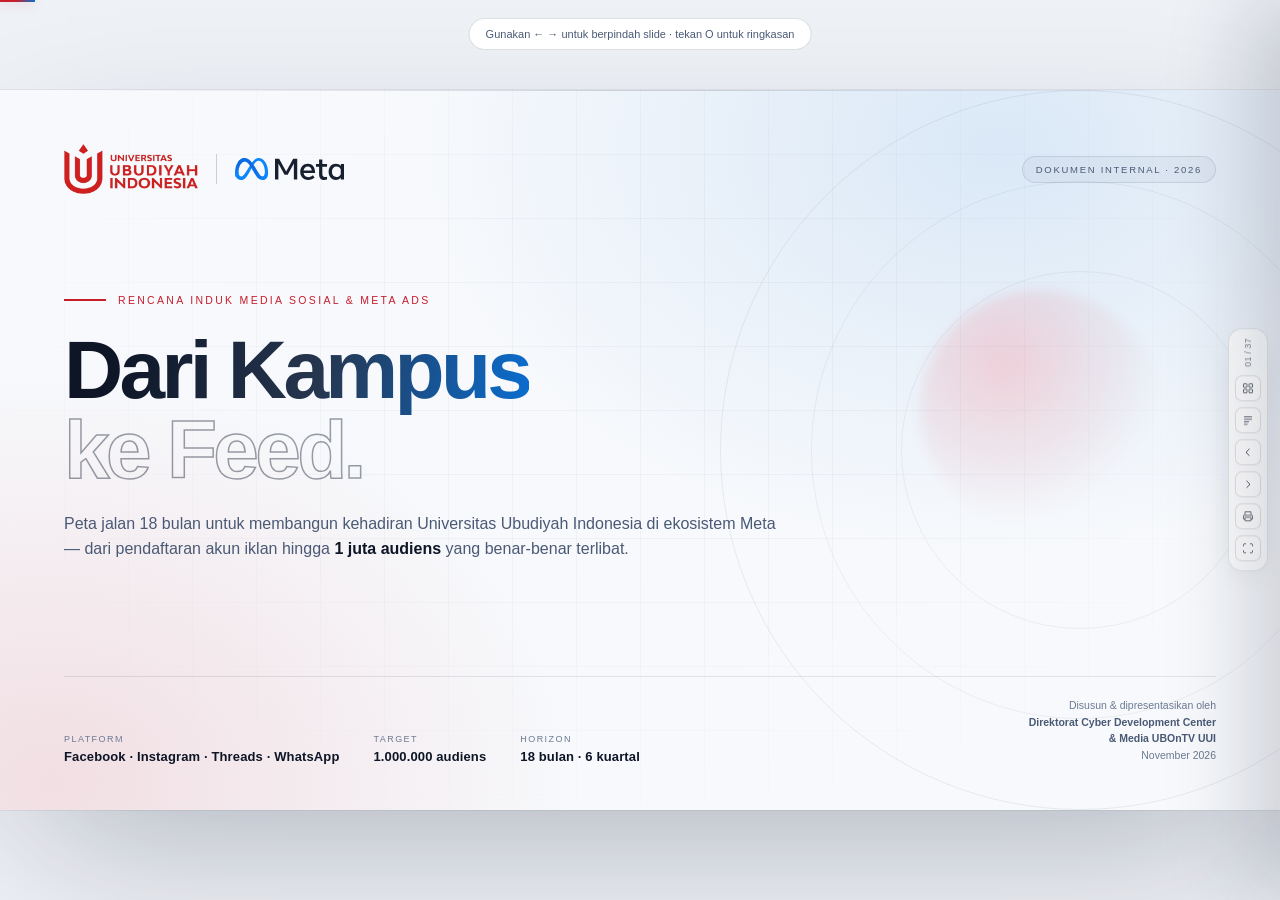
<file: index.html>
<!DOCTYPE html>
<html lang="id">
<head>
<meta charset="UTF-8" />
<meta name="viewport" content="width=device-width, initial-scale=1.0" />
<title>UUI × Meta — Strategi Meta Ads & 1 Juta Followers</title>
<meta name="description" content="Peta jalan 18 bulan media sosial dan Meta Ads Universitas Ubudiyah Indonesia." />
<meta name="author" content="Direktorat Cyber Development Center & Media UBOnTV UUI" />
<link rel="icon" href="assets/uui-logo.png" />
<link rel="stylesheet" href="styles.css" />
</head>
<body>

<div id="stage">

  <!-- ============ 01 · COVER ============ -->
  <section class="slide cover active" data-title="Cover" data-section="Pembuka">
    <div class="rings"></div>
    <div class="orb"></div>
    <div class="inner">
      <div class="top">
        <div class="brandline">
          <img class="uui" src="assets/uui-logo.png" alt="Universitas Ubudiyah Indonesia" />
          <span class="divider-x"></span>
          <img class="meta" src="assets/meta-logo-dark.svg" alt="Meta" />
        </div>
        <div class="badge">Dokumen internal · 2026</div>
      </div>

      <div class="main">
        <div class="kicker"><span class="line"></span> Rencana induk media sosial &amp; Meta Ads</div>
        <h1><span class="grad">Dari Kampus</span><br /><span class="outline">ke Feed.</span></h1>
        <p class="sub">Peta jalan 18 bulan untuk membangun kehadiran Universitas Ubudiyah Indonesia
          di ekosistem Meta — dari pendaftaran akun iklan hingga <strong style="color:var(--text);font-weight:600">1 juta audiens</strong>
          yang benar-benar terlibat.</p>
      </div>

      <div class="bottom">
        <div class="meta-info">
          <div class="ci"><span class="k">Platform</span><span class="v">Facebook · Instagram · Threads · WhatsApp</span></div>
          <div class="ci"><span class="k">Target</span><span class="v">1.000.000 audiens</span></div>
          <div class="ci"><span class="k">Horizon</span><span class="v">18 bulan · 6 kuartal</span></div>
        </div>
        <div class="prepared">
          Disusun &amp; dipresentasikan oleh<br />
          <strong>Direktorat Cyber Development Center<br />&amp; Media UBOnTV UUI</strong><br />
          November 2026
        </div>
      </div>
    </div>
  </section>

  <!-- ============ 02 · AGENDA ============ -->
  <section class="slide" data-title="Agenda" data-section="Pembuka">
    <div class="eyebrow">Agenda</div>
    <h2 class="title">Lima bab, satu arah:<br /><span class="accent">dari nol menjadi mesin distribusi.</span></h2>
    <div class="content">
      <div class="split" style="gap:56px">
        <div class="nlist" style="gap:12px">
          <div class="row"><div class="idx">01</div><div class="txt"><strong>Fondasi &amp; ekosistem Meta</strong><span>Empat platform, satu portofolio bisnis, dan arsitektur aset yang tidak berantakan.</span></div></div>
          <div class="row"><div class="idx">02</div><div class="txt"><strong>Mendaftar Meta Ads</strong><span>Sepuluh langkah: dari Business Portfolio dan verifikasi bisnis sampai kampanye pertama tayang.</span></div></div>
          <div class="row"><div class="idx">03</div><div class="txt"><strong>Konten &amp; engagement</strong><span>Pilar konten, ritme posting, anatomi Reels, dan playbook komunitas.</span></div></div>
          <div class="row"><div class="idx">04</div><div class="txt"><strong>Menuju 1 juta followers</strong><span>Matematika target, alokasi per platform, kurva pertumbuhan, dan anggaran.</span></div></div>
          <div class="row"><div class="idx">05</div><div class="txt"><strong>Eksekusi &amp; tata kelola</strong><span>Tim, KPI, ritme kerja, risiko, dan lima keputusan yang diminta hari ini.</span></div></div>
        </div>
        <div>
          <div class="card" style="padding:26px">
            <h4>Hasil yang diharapkan</h4>
            <p style="font-size:13px;margin-top:12px">Satu rencana yang bisa langsung dieksekusi Senin depan: akun terverifikasi, mesin konten berjalan, iklan terukur, dan jalur jelas menuju pertumbuhan yang terukur — dengan 1 juta sebagai horizon stretch.</p>
            <div class="hr" style="margin:18px 0"></div>
            <div class="grid grid-2" style="gap:14px">
              <div><div style="font-size:26px;font-weight:700;letter-spacing:-.03em">10</div><div class="tiny">langkah pendaftaran</div></div>
              <div><div style="font-size:26px;font-weight:700;letter-spacing:-.03em">120</div><div class="tiny">konten / bulan</div></div>
              <div><div style="font-size:26px;font-weight:700;letter-spacing:-.03em">4</div><div class="tiny">platform terintegrasi</div></div>
              <div><div style="font-size:26px;font-weight:700;letter-spacing:-.03em">18</div><div class="tiny">bulan · dua jalur</div></div>
            </div>
          </div>
          <div class="note-inline mt-14"><span class="ic">!</span><span>Semua angka adalah asumsi kerja berbasis benchmark industri. Ganti dengan data aktual setelah audit 14 hari pertama.</span></div>
        </div>
      </div>
    </div>
    <div class="footer"><span>Universitas Ubudiyah Indonesia × Meta</span><span class="fnum"></span></div>
  </section>

  <!-- ============ 03 · EXEC SUMMARY ============ -->
  <section class="slide" data-title="Ringkasan eksekutif" data-section="Pembuka">
    <div class="eyebrow">Ringkasan eksekutif</div>
    <h2 class="title">Satu juta audiens bukan satu kampanye.<br /><span class="accent">Ini sebuah sistem.</span></h2>
    <div class="content">
      <div class="metrics">
        <div class="metric red"><div class="num">1.000.000</div><div class="lbl">Audiens terafiliasi · stretch<br />dalam 18 bulan</div></div>
        <div class="metric blue"><div class="num">4</div><div class="lbl">Platform Meta<br />satu portofolio</div></div>
        <div class="metric"><div class="num">15<span class="unit">jt</span></div><div class="lbl">Media spend paket agresif<br />per bulan</div></div>
      </div>
      <div class="grid grid-4" style="margin-top:6px">
        <div class="card"><div class="num-badge">70/30</div><h3>Organik dulu, iklan mempercepat</h3><p>70% pertumbuhan dari konten dan komunitas, 30% dari media berbayar. Iklan tidak menyelamatkan konten yang lemah.</p></div>
        <div class="card"><div class="num-badge">4×</div><h3>Satu ide, empat format</h3><p>Reels untuk jangkauan, carousel untuk kedalaman, Threads untuk percakapan, WhatsApp untuk retensi.</p></div>
        <div class="card"><div class="num-badge">120</div><h3>Konten per bulan</h3><p>4 konten/hari lintas platform, 60% video pendek. Volume adalah syarat, bukan pilihan.</p></div>
        <div class="card"><div class="num-badge">14</div><h3>Hari untuk memutuskan</h3><p>Setiap kreatif diuji 14 hari. Yang gagal dimatikan, yang menang digandakan 20% per minggu.</p></div>
      </div>
      <div class="note-inline"><span class="ic">→</span><span><strong style="color:var(--text)">Dua jalur:</strong> paket agresif Rp 15–23 jt/bulan → 4–8 rb follower/bulan. Stretch 1 juta/18 bulan = 55 rb/bulan, atau 36–42 bulan.</span></div>
    </div>
    <div class="footer"><span>Universitas Ubudiyah Indonesia × Meta</span><span class="fnum"></span></div>
  </section>

  <!-- ============ 04 · DIVIDER 01 ============ -->
  <section class="slide divider" data-title="Bab 01 — Fondasi" data-section="01 Fondasi">
    <div class="wrap">
      <div class="bignum">01</div>
      <div>
        <div class="kicker">Fondasi</div>
        <h2>Ekosistem Meta bukan<br />satu aplikasi. Ia <em>satu sistem</em><br />distribusi.</h2>
        <p class="sub">Sebelum membicarakan iklan, kita rapikan rumahnya: aset, akses, data, dan siapa yang bertanggung jawab.</p>
      </div>
    </div>
    <div class="footer"><span>Universitas Ubudiyah Indonesia × Meta</span><span class="fnum"></span></div>
  </section>

  <!-- ============ 05 · PLATFORMS ============ -->
  <section class="slide" data-title="Empat platform" data-section="01 Fondasi">
    <div class="section-tag">Bab 01 · Fondasi</div>
    <div class="eyebrow">Ekosistem</div>
    <h2 class="title">Empat permukaan, <span class="accent-blue">satu suara.</span></h2>
    <p class="lede">Setiap platform punya pekerjaan yang berbeda. Memperlakukan semuanya sama adalah cara tercepat untuk tidak unggul di mana pun.</p>
    <div class="content">
      <div class="grid grid-4">
        <div class="card blue">
          <div class="pf-ic fb"></div>
          <h3 style="margin-top:12px">Facebook Page</h3>
          <p><strong style="color:var(--text)">Kredibilitas &amp; jangkauan 25+.</strong> Pengumuman resmi, live, album kegiatan, grup alumni/orang tua, dan iklan PMB ke orang tua.</p>
          <div class="hr" style="margin:12px 0"></div>
          <div class="tiny">KPI: reach · share · klik</div>
        </div>
        <div class="card red">
          <div class="pf-ic ig"></div>
          <h3 style="margin-top:12px">Instagram</h3>
          <p><strong style="color:var(--text)">Mesin discovery.</strong> Reels adalah etalase utama untuk audiens 16–24; carousel untuk kedalaman; story untuk keseharian.</p>
          <div class="hr" style="margin:12px 0"></div>
          <div class="tiny">KPI: reach · save · follow</div>
        </div>
        <div class="card">
          <div class="pf-ic th"></div>
          <h3 style="margin-top:12px">Threads</h3>
          <p><strong style="color:var(--text)">Percakapan harian.</strong> Tempat opini, behind the scene, dan polling. CPM masih paling murah; belum mesin utama leads.</p>
          <div class="hr" style="margin:12px 0"></div>
          <div class="tiny">KPI: reply · repost · mention</div>
        </div>
        <div class="card">
          <div class="pf-ic wa"></div>
          <h3 style="margin-top:12px">WhatsApp Channel</h3>
          <p><strong style="color:var(--text)">Distribusi langsung.</strong> Pengumuman PMB, reminder beasiswa, dan retensi audiens yang sudah percaya.</p>
          <div class="hr" style="margin:12px 0"></div>
          <div class="tiny">KPI: view · CTR · unsubscribe</div>
        </div>
      </div>
      <div class="note-inline"><span class="ic">✓</span><span><strong style="color:var(--text)">Aturan main:</strong> satu identitas visual, satu nada bicara, empat format berbeda. Jangan copy-paste konten yang sama tanpa menyesuaikan konteks platform.</span></div>
    </div>
    <div class="footer"><span>Universitas Ubudiyah Indonesia × Meta</span><span class="fnum"></span></div>
  </section>

  <!-- ============ 06 · ARCHITECTURE ============ -->
  <section class="slide" data-title="Arsitektur aset" data-section="01 Fondasi">
    <div class="section-tag">Bab 01 · Fondasi</div>
    <div class="eyebrow">Arsitektur</div>
    <h2 class="title">Bangun rumahnya dulu, <span class="accent">baru pasang iklannya.</span></h2>
    <div class="content">
      <div class="split" style="grid-template-columns:1.35fr .65fr;gap:34px">
        <div class="arch">
          <div class="arch-top">
            <span class="arch-label">Business Portfolio</span>
            <strong>Universitas Ubudiyah Indonesia</strong>
            <span class="arch-sub">business.facebook.com · 1 pemilik, banyak aset</span>
          </div>
          <div class="arch-lines"><i></i><i></i><i></i><i></i></div>
          <div class="arch-grid">
            <div class="arch-cell"><span class="ac">Aset</span><b>Facebook Page</b><b>Instagram Profesional</b><b>Threads</b><b>WhatsApp Business</b></div>
            <div class="arch-cell"><span class="ac">Iklan</span><b>Ad Account — Brand</b><b>Ad Account — PMB</b><b>Ad Account — Fakultas</b><b class="dim">+ akun cadangan</b></div>
            <div class="arch-cell"><span class="ac">Data</span><b>Dataset / Pixel</b><b>Conversions API</b><b>Katalog konten</b><b class="dim">+ UTM &amp; GA4</b></div>
            <div class="arch-cell"><span class="ac">Akses</span><b>Admin (2 orang)</b><b>Advertiser</b><b>Analyst</b><b>Finance (read-only)</b></div>
          </div>
          <div class="arch-bottom">Satu portofolio · Banyak akun per tujuan · Akses berbasis peran</div>
        </div>
        <div>
          <div class="nlist" style="gap:10px">
            <div class="row"><div class="idx">1</div><div class="txt"><strong>Jangan lahir di akun pribadi</strong><span>Aset yang dibuat di akun staf akan hilang saat staf itu pindah. Semua harus di portofolio institusi.</span></div></div>
            <div class="row"><div class="idx">2</div><div class="txt"><strong>Pisahkan akun iklan per tujuan</strong><span>Brand, PMB, dan fakultas punya audiens dan anggaran berbeda. Laporan jadi bersih, evaluasi jadi adil.</span></div></div>
            <div class="row"><div class="idx">3</div><div class="txt"><strong>Bagikan akses, bukan password</strong><span>Undang lewat email dengan peran terbatas. Password bersama adalah celah keamanan terbesar.</span></div></div>
          </div>
        </div>
      </div>
    </div>
    <div class="footer"><span>Universitas Ubudiyah Indonesia × Meta</span><span class="fnum"></span></div>
  </section>

  <!-- ============ 07 · DIVIDER 02 ============ -->
  <section class="slide divider" data-title="Bab 02 — Mendaftar Meta Ads" data-section="02 Meta Ads">
    <div class="wrap">
      <div class="bignum">02</div>
      <div>
        <div class="kicker">Pendaftaran</div>
        <h2>Sepuluh langkah.<br />Dari nol sampai <em>tayang.</em></h2>
        <p class="sub">Urutannya penting. Melompat langsung ke “Boost Post” tanpa verifikasi dan pelacakan adalah cara membakar anggaran tanpa data.</p>
      </div>
    </div>
    <div class="footer"><span>Universitas Ubudiyah Indonesia × Meta</span><span class="fnum"></span></div>
  </section>

  <!-- ============ 08 · 10 STEPS ============ -->
  <section class="slide" data-title="10 langkah pendaftaran" data-section="02 Meta Ads">
    <div class="section-tag">Bab 02 · Meta Ads</div>
    <div class="eyebrow">Peta pendaftaran</div>
    <h2 class="title">Sepuluh langkah menuju kampanye pertama.</h2>
    <div class="content">
      <div class="steps">
        <div class="step"><div class="n">01</div><h3>Akun Facebook kerja</h3><p>Akun personal resmi + 2FA. Bukan akun bot, bukan akun pinjaman.</p></div>
        <div class="step"><div class="n">02</div><h3>Business Portfolio</h3><p>Buat di business.facebook.com dengan email domain kampus.</p></div>
        <div class="step"><div class="n">03</div><h3>Hubungkan aset</h3><p>Page UUI, Instagram profesional, Threads, WhatsApp Business.</p></div>
        <div class="step"><div class="n">04</div><h3>Verifikasi domain</h3><p>uui.ac.id lewat DNS TXT atau meta-tag di halaman utama.</p></div>
        <div class="step"><div class="n">05</div><h3>Verifikasi bisnis</h3><p>Unggah dokumen legal. Proses 3–7 hari kerja.</p></div>
        <div class="step"><div class="n">06</div><h3>Buat Ad Account</h3><p>Mata uang IDR, zona waktu Asia/Jakarta, per tujuan.</p></div>
        <div class="step"><div class="n">07</div><h3>Metode pembayaran</h3><p>Kartu korporat atau transfer bank. Siapkan NPWP institusi.</p></div>
        <div class="step"><div class="n">08</div><h3>Pixel + CAPI</h3><p>Pasang di situs, kirim event server-side, uji lewat Test Events.</p></div>
        <div class="step"><div class="n">09</div><h3>Tim &amp; izin</h3><p>Admin, advertiser, analyst, finance. Prinsip akses minimum.</p></div>
        <div class="step"><div class="n">10</div><h3>Kampanye pertama</h3><p>Tujuan → audiens → placement → anggaran → kreatif → tayang.</p></div>
      </div>
      <div class="grid grid-3" style="margin-top:4px">
        <div class="card tight flat"><h4>Estimasi waktu</h4><p><strong style="color:var(--text)">7–14 hari</strong> — 1 hari setup, 3–7 hari verifikasi, 2 hari pelacakan &amp; uji.</p></div>
        <div class="card tight flat"><h4>Yang paling sering gagal</h4><p>Nama bisnis tidak konsisten dengan dokumen, domain belum terverifikasi, dan tidak ada metode pembayaran aktif.</p></div>
        <div class="card tight flat"><h4>Yang wajib ada di hari pertama</h4><p>Akses admin ganda, 2FA, email domain kampus, dan dokumen legal dalam bentuk PDF.</p></div>
      </div>
    </div>
    <div class="footer"><span>Universitas Ubudiyah Indonesia × Meta</span><span class="fnum"></span></div>
  </section>

  <!-- ============ 09 · STEPS DETAIL 1 ============ -->
  <section class="slide" data-title="Langkah 1–5" data-section="02 Meta Ads">
    <div class="section-tag">Bab 02 · Meta Ads</div>
    <div class="eyebrow">Langkah 1–5</div>
    <h2 class="title">Menyiapkan identitas dan kepemilikan aset.</h2>
    <div class="content">
      <div class="grid grid-2" style="gap:14px">
        <div class="nlist">
          <div class="row"><div class="idx">1</div><div class="txt"><strong>Akun Facebook kerja yang aman</strong><span>Gunakan akun resmi atas nama jabatan (mis. Digital Lead UUI), aktifkan 2FA, dan simpan recovery code di tempat terkunci. Hindari akun yang terikat nomor pribadi staf.</span></div></div>
          <div class="row"><div class="idx">2</div><div class="txt"><strong>Buat Business Portfolio</strong><span>Buka business.facebook.com → <em>Create account</em>. Nama: “Universitas Ubudiyah Indonesia”. Email kerja berdomain uui.ac.id. Ini menjadi rumah semua aset, bukan akun iklan itu sendiri.</span></div></div>
          <div class="row"><div class="idx">3</div><div class="txt"><strong>Hubungkan Page, Instagram, Threads, WhatsApp</strong><span>Business Settings → Accounts. Instagram harus akun profesional (Creator/Business) dan ditautkan ke Page. Threads otomatis mengikuti akun IG. WhatsApp Business dihubungkan lewat nomor institusi.</span></div></div>
        </div>
        <div class="nlist">
          <div class="row"><div class="idx">4</div><div class="txt"><strong>Verifikasi domain uui.ac.id</strong><span>Brand Safety → Domains → Add. Pilih DNS TXT (paling stabil) atau unggah meta-tag ke bagian <span class="mono" style="font-size:10px">head</span> halaman utama. Verifikasi domain membuka pelacakan lintas perangkat dan pengukuran konversi yang akurat.</span></div></div>
          <div class="row"><div class="idx">5</div><div class="txt"><strong>Verifikasi bisnis (Business Verification)</strong><span>Security Center → Start verification. Siapkan NIB, akta pendirian, SK, dan bukti alamat. Nama, alamat, dan nomor telepon harus identik di semua dokumen dan di halaman Facebook.</span></div></div>
          <div class="note-inline"><span class="ic">!</span><span><strong style="color:var(--text)">Jangan lewati verifikasi.</strong> Tanpa verifikasi, akun rentan dibatasi, tidak bisa menjalankan format iklan tertentu, dan sulit mengajukan banding saat terjadi peninjauan.</span></div>
        </div>
      </div>
    </div>
    <div class="footer"><span>Universitas Ubudiyah Indonesia × Meta</span><span class="fnum"></span></div>
  </section>

  <!-- ============ 10 · STEPS DETAIL 2 ============ -->
  <section class="slide" data-title="Langkah 6–10" data-section="02 Meta Ads">
    <div class="section-tag">Bab 02 · Meta Ads</div>
    <div class="eyebrow">Langkah 6–10</div>
    <h2 class="title">Menyiapkan uang, data, dan orang.</h2>
    <div class="content">
      <div class="grid grid-2" style="gap:14px">
        <div class="nlist">
          <div class="row"><div class="idx">6</div><div class="txt"><strong>Buat Ad Account per tujuan</strong><span>Mata uang IDR, zona waktu Asia/Jakarta. Pisahkan: Brand &amp; Engagement, PMB, dan Fakultas. Timezone tidak bisa diubah setelah akun dipakai — pastikan sejak awal.</span></div></div>
          <div class="row"><div class="idx">7</div><div class="txt"><strong>Atur metode pembayaran</strong><span>Kartu kredit/korporat adalah pilihan paling stabil. Alternatif: transfer bank atau invoice untuk institusi. Siapkan NPWP dan alamat penagihan yang sesuai.</span></div></div>
          <div class="row"><div class="idx">8</div><div class="txt"><strong>Pasang Pixel + Conversions API</strong><span>Events Manager → Dataset. Pasang base code lewat Google Tag Manager, lalu kirim event server-side (CAPI) untuk mengurangi kehilangan data akibat pemblokir iklan. Uji dengan Test Events sebelum menyalakan iklan.</span></div></div>
        </div>
        <div class="nlist">
          <div class="row"><div class="idx">9</div><div class="txt"><strong>Atur tim dan izin</strong><span>Business Settings → People. Admin maksimal dua orang, advertiser untuk tim performa, analyst read-only untuk pelaporan, finance hanya untuk penagihan. Tinjau akses setiap kuartal.</span></div></div>
          <div class="row"><div class="idx">10</div><div class="txt"><strong>Jalankan kampanye pertama</strong><span>Ads Manager → Create. Pilih tujuan yang benar (bukan sekadar “Boost”), tentukan audiens, placement, anggaran, dan 3 varian kreatif. Tinjauan Meta umumnya &lt; 24 jam.</span></div></div>
          <div class="card red tight">
            <h4 style="color:#a51221">Kesalahan pemula</h4>
            <p style="color:#7a2e36">Menekan “Boost Post” untuk semua konten. Boost mengoptimalkan interaksi, bukan pertumbuhan follower atau pendaftaran. Gunakan Ads Manager untuk tujuan yang terukur.</p>
          </div>
        </div>
      </div>
    </div>
    <div class="footer"><span>Universitas Ubudiyah Indonesia × Meta</span><span class="fnum"></span></div>
  </section>

  <!-- ============ 11 · VERIFICATION ============ -->
  <section class="slide" data-title="Verifikasi bisnis & domain" data-section="02 Meta Ads">
    <div class="section-tag">Bab 02 · Meta Ads</div>
    <div class="eyebrow">Verifikasi</div>
    <h2 class="title">Dokumen yang harus siap <span class="accent">sebelum mulai.</span></h2>
    <div class="content">
      <div class="split" style="grid-template-columns:1fr 1fr;gap:40px">
        <div>
          <h4 style="font-size:10px;letter-spacing:.16em;text-transform:uppercase;color:var(--muted-2);margin-bottom:12px">Checklist dokumen</h4>
          <div class="checks">
            <div class="chk"><span><strong>NIB / izin operasional</strong> — nomor dan nama badan hukum harus terbaca jelas.</span></div>
            <div class="chk"><span><strong>Akta pendirian &amp; SK</strong> — menunjukkan legalitas dan pengurus yang berwenang.</span></div>
            <div class="chk"><span><strong>Bukti alamat operasional</strong> — tagihan listrik/internet 3 bulan terakhir.</span></div>
            <div class="chk"><span><strong>Email domain kampus</strong> — bukan Gmail pribadi; mempercepat verifikasi.</span></div>
            <div class="chk"><span><strong>Nomor telepon bisnis</strong> — aktif dan dijawab saat Meta melakukan konfirmasi.</span></div>
            <div class="chk"><span><strong>Website dengan nama &amp; alamat</strong> — halaman kontak dan tentang kami harus lengkap.</span></div>
            <div class="chk"><span><strong>Surat kuasa</strong> — bila pendaftar bukan pemegang jabatan resmi.</span></div>
          </div>
        </div>
        <div>
          <div class="vtl">
            <div class="vi"><div class="when">Hari 1</div><h3>Kumpulkan &amp; samakan data</h3><p>Nama bisnis, alamat, telepon, dan domain harus konsisten di dokumen, Page, dan situs.</p></div>
            <div class="vi"><div class="when">Hari 2</div><h3>Ajukan verifikasi</h3><p>Security Center → Business Verification. Unggah PDF, bukan foto miring.</p></div>
            <div class="vi"><div class="when">Hari 3–7</div><h3>Respons pertanyaan Meta</h3><p>Balas cepat. Satu dokumen kurang bisa mengulang proses dari awal.</p></div>
            <div class="vi"><div class="when">Setelahnya</div><h3>Aktifkan Meta Verified</h3><p>Langganan centang biru untuk Page &amp; IG (bila tersedia): kepercayaan publik, dukungan akun, dan perlindungan penyamaran.</p></div>
          </div>
        </div>
      </div>
      <div class="note-inline"><span class="ic">→</span><span>Verifikasi domain dan verifikasi bisnis adalah dua hal berbeda. Keduanya dibutuhkan: yang pertama untuk pengukuran, yang kedua untuk kepercayaan dan stabilitas akun iklan.</span></div>
    </div>
    <div class="footer"><span>Universitas Ubudiyah Indonesia × Meta</span><span class="fnum"></span></div>
  </section>

  <!-- ============ 12 · ROLES ============ -->
  <section class="slide" data-title="Struktur akses & keamanan" data-section="02 Meta Ads">
    <div class="section-tag">Bab 02 · Meta Ads</div>
    <div class="eyebrow">Tata kelola akun</div>
    <h2 class="title">Akses minimum, <span class="accent-blue">akuntabilitas maksimum.</span></h2>
    <div class="content">
      <div class="split" style="grid-template-columns:1.3fr .7fr;gap:34px">
        <div class="card" style="padding:10px 20px 12px">
          <table class="tbl">
            <thead><tr><th>Peran</th><th>Siapa</th><th>Izin</th></tr></thead>
            <tbody>
              <tr><td><strong>Portfolio Admin</strong></td><td>Kepala Humas + Digital Lead</td><td class="num">Penuh · 2 orang</td></tr>
              <tr><td><strong>Advertiser</strong></td><td>Performance marketer</td><td class="num">Buat &amp; edit kampanye</td></tr>
              <tr><td><strong>Analyst</strong></td><td>Staf data / reporting</td><td class="num">Read-only</td></tr>
              <tr><td><strong>Finance</strong></td><td>Bagian keuangan</td><td class="num">Billing &amp; invoice</td></tr>
              <tr><td><strong>Partner</strong></td><td>Agensi / vendor kreatif</td><td class="num">Aset terbatas</td></tr>
            </tbody>
          </table>
        </div>
        <div class="grid" style="gap:10px">
          <div class="card tight"><h4>Wajib</h4><p style="margin-top:4px">2FA untuk semua admin · recovery code tercetak · audit akses tiap kuartal · email domain institusi.</p></div>
          <div class="card tight"><h4>Dilarang</h4><p style="margin-top:4px">Password dibagikan via chat · akun iklan di profil pribadi · satu orang memegang semua kendali.</p></div>
          <div class="card tight red"><h4 style="color:#a51221">Rencana kontinjensi</h4><p style="margin-top:4px;color:#7a2e36">Minimal dua admin aktif. Bila akun dibatasi, admin kedua bisa mengajukan banding tanpa menunggu satu orang.</p></div>
        </div>
      </div>
    </div>
    <div class="footer"><span>Universitas Ubudiyah Indonesia × Meta</span><span class="fnum"></span></div>
  </section>

  <!-- ============ 13 · PIXEL ============ -->
  <section class="slide" data-title="Pixel & Conversions API" data-section="02 Meta Ads">
    <div class="section-tag">Bab 02 · Meta Ads</div>
    <div class="eyebrow">Pengukuran</div>
    <h2 class="title">Kalau tidak diukur, <span class="accent">itu bukan iklan.</span></h2>
    <div class="content">
      <div class="split" style="grid-template-columns:1.05fr .95fr;gap:36px">
        <div>
          <div class="flow">
            <div class="flow-node"><span class="fn-k">Situs &amp; aplikasi</span><b>uui.ac.id · landing PMB</b></div>
            <div class="flow-arrow">↓</div>
            <div class="flow-row">
              <div class="flow-node small"><span class="fn-k">Browser</span><b>Meta Pixel</b></div>
              <div class="flow-plus">+</div>
              <div class="flow-node small"><span class="fn-k">Server</span><b>Conversions API</b></div>
            </div>
            <div class="flow-arrow">↓</div>
            <div class="flow-node"><span class="fn-k">Events Manager</span><b>Dataset UUI · deduplikasi event_id</b></div>
            <div class="flow-arrow">↓</div>
            <div class="flow-node accent"><span class="fn-k">Optimasi</span><b>Ads Manager belajar dari konversi nyata</b></div>
          </div>
          <div class="note-inline mt-14"><span class="ic">!</span><span>Pasang consent banner sesuai UU PDP. Jangan kirim data pribadi sensitif (NIK, nomor HP) sebagai parameter event.</span></div>
        </div>
        <div>
          <h4 style="font-size:10px;letter-spacing:.16em;text-transform:uppercase;color:var(--muted-2);margin-bottom:10px">Event yang wajib dilacak</h4>
          <table class="tbl">
            <thead><tr><th>Event</th><th>Kapan</th><th>Nilai</th></tr></thead>
            <tbody>
              <tr><td><strong>PageView</strong></td><td>Semua halaman</td><td class="num">Dasar</td></tr>
              <tr><td><strong>ViewContent</strong></td><td>Halaman program studi</td><td class="num">Minat</td></tr>
              <tr><td><strong>Lead</strong></td><td>Formulir PMB terkirim</td><td class="num">Tinggi</td></tr>
              <tr><td><strong>Contact</strong></td><td>Klik WhatsApp / telepon</td><td class="num">Tinggi</td></tr>
              <tr><td><strong>CompleteRegistration</strong></td><td>Akun pendaftaran dibuat</td><td class="num">Konversi</td></tr>
              <tr><td><strong>Subscribe</strong></td><td>Newsletter / WA Channel</td><td class="num">Retensi</td></tr>
            </tbody>
          </table>
          <div class="tiny mt-8">Uji dengan Test Events sebelum kampanye. Bandingkan jumlah event browser vs server setiap minggu.</div>
        </div>
      </div>
    </div>
    <div class="footer"><span>Universitas Ubudiyah Indonesia × Meta</span><span class="fnum"></span></div>
  </section>

  <!-- ============ 14 · CAMPAIGN STRUCTURE ============ -->
  <section class="slide" data-title="Struktur kampanye" data-section="02 Meta Ads">
    <div class="section-tag">Bab 02 · Meta Ads</div>
    <div class="eyebrow">Kampanye</div>
    <h2 class="title">Pilih tujuan yang tepat, <span class="accent-blue">bukan yang termudah.</span></h2>
    <div class="content">
      <div class="card" style="padding:8px 20px 10px">
        <table class="tbl">
          <thead><tr><th>Tujuan</th><th>Dipakai untuk</th><th>Optimasi</th><th>Benchmark</th></tr></thead>
          <tbody>
            <tr><td><strong>Awareness</strong></td><td>Kampanye kampus, Reels, momen wisuda</td><td>Reach / video views</td><td class="num">CPM Rp 15–60 rb (avg 37 rb)</td></tr>
            <tr><td><strong>Engagement</strong></td><td>Membangun social proof &amp; percakapan</td><td>Post engagement</td><td class="num">Rp 1.500–3.500 / interaksi</td></tr>
            <tr class="hl"><td><strong>Traffic</strong></td><td>Mengarahkan ke profil &amp; landing PMB</td><td>Link clicks / profile visits</td><td class="num">Rp 300–2.500 / klik</td></tr>
            <tr><td><strong>Leads</strong></td><td>Formulir PMB, unduh brosur, webinar</td><td>Lead</td><td class="num">Rp 10–60 rb / lead</td></tr>
            <tr><td><strong>Conversions</strong></td><td>Pendaftaran &amp; pembayaran</td><td>Event konversi</td><td class="num">Biaya per pendaftar</td></tr>
          </tbody>
        </table>
      </div>
      <div class="grid grid-3">
        <div class="card tight flat"><h4>Struktur minimal</h4><p>1 kampanye · 2–3 ad set (audiens) · 3 kreatif per ad set. Jangan 20 ad set dengan 1 kreatif.</p></div>
        <div class="card tight flat"><h4>Aturan belanja</h4><p>70/20/10. Minimum teknis Rp 16–25 rb/hari; uji Rp 50–150 rb/hari; learning phase ± Rp 150 rb/hari per ad set.</p></div>
        <div class="card tight flat"><h4>Yang dipantau</h4><p>Frekuensi &lt; 3, CPM stabil, CTR &gt; 1%, dan biaya per hasil turun dalam 14 hari.</p></div>
      </div>
    </div>
    <div class="footer"><span>Universitas Ubudiyah Indonesia × Meta</span><span class="fnum"></span></div>
  </section>

  <!-- ============ 15 · GO LIVE CHECKLIST ============ -->
  <section class="slide" data-title="Checklist go-live" data-section="02 Meta Ads">
    <div class="section-tag">Bab 02 · Meta Ads</div>
    <div class="eyebrow">Sebelum menekan publish</div>
    <h2 class="title">Dua belas centang sebelum uang keluar.</h2>
    <div class="content">
      <div class="grid grid-3" style="gap:18px 26px">
        <div class="checks" style="gap:11px">
          <div class="chk"><span>Business Portfolio aktif &amp; terverifikasi</span></div>
          <div class="chk"><span>Domain uui.ac.id terverifikasi</span></div>
          <div class="chk"><span>Pixel menyala di semua halaman penting</span></div>
          <div class="chk"><span>CAPI mengirim event &amp; terdeduplikasi</span></div>
        </div>
        <div class="checks" style="gap:11px">
          <div class="chk"><span>Metode pembayaran aktif &amp; limit cukup</span></div>
          <div class="chk"><span>Dua admin dengan 2FA</span></div>
          <div class="chk"><span>UTM konsisten di semua link</span></div>
          <div class="chk"><span>Landing page cepat &amp; ramah mobile</span></div>
        </div>
        <div class="checks" style="gap:11px">
          <div class="chk"><span>Tiga varian kreatif per ad set</span></div>
          <div class="chk"><span>Caption &amp; subtitle sudah diperiksa</span></div>
          <div class="chk"><span>Consent banner &amp; kebijakan privasi</span></div>
          <div class="chk"><span>Dashboard pelaporan siap</span></div>
        </div>
      </div>
      <div class="grid grid-3" style="margin-top:6px">
        <div class="card red tight"><h4 style="color:#a51221">Batas aman</h4><p style="color:#7a2e36">Minimum teknis Rp 16–25 rb/hari, tetapi algoritma belum belajar. Tes awal Rp 50–150 rb/hari; learning phase optimal ± Rp 150 rb/hari per ad set. Naikkan maksimal 20% per 3 hari.</p></div>
        <div class="card tight"><h4>Frekuensi</h4><p>Ganti kreatif saat frekuensi &gt; 3 atau CTR turun 30% dalam 7 hari. Kelelahan kreatif adalah pemborosan paling umum.</p></div>
        <div class="card tight"><h4>Eksperimen</h4><p>Satu variabel per uji: hook, audiens, atau format. Lebih dari satu variabel membuat hasil tidak bisa dibaca.</p></div>
      </div>
    </div>
    <div class="footer"><span>Universitas Ubudiyah Indonesia × Meta</span><span class="fnum"></span></div>
  </section>

  <!-- ============ 16 · DIVIDER 03 ============ -->
  <section class="slide divider" data-title="Bab 03 — Konten & Engagement" data-section="03 Konten">
    <div class="wrap">
      <div class="bignum">03</div>
      <div>
        <div class="kicker">Konten &amp; engagement</div>
        <h2>Algoritma tidak jatuh cinta<br />pada kampus. Manusia jatuh cinta<br />pada <em>manusia.</em></h2>
        <p class="sub">Konten institusi yang kaku akan dilewati. Konten yang terasa seperti kehidupan nyata mahasiswa akan dibagikan.</p>
      </div>
    </div>
    <div class="footer"><span>Universitas Ubudiyah Indonesia × Meta</span><span class="fnum"></span></div>
  </section>

  <!-- ============ 17 · CONTENT PILLARS ============ -->
  <section class="slide" data-title="Pilar konten" data-section="03 Konten">
    <div class="section-tag">Bab 03 · Konten</div>
    <div class="eyebrow">Pilar konten</div>
    <h2 class="title">Lima pilar, satu kepribadian: <span class="accent">UUI yang hidup.</span></h2>
    <div class="content">
      <div class="grid grid-5" style="gap:12px">
        <div class="card tight" style="padding:16px">
          <div class="pill red">30%</div>
          <h3 style="margin-top:10px;font-size:14px">Kehidupan mahasiswa</h3>
          <p style="font-size:11px">Day in the life, UKM, kost, organisasi, drama tugas. Wajah manusia, bukan gedung.</p>
          <div class="tiny" style="margin-top:8px">Reels · story · Threads</div>
        </div>
        <div class="card tight" style="padding:16px">
          <div class="pill blue">20%</div>
          <h3 style="margin-top:10px;font-size:14px">Bukti &amp; prestasi</h3>
          <p style="font-size:11px">Wisuda, prestasi, alumni sukses, akreditasi, kerja sama industri.</p>
          <div class="tiny" style="margin-top:8px">Carousel · FB · artikel</div>
        </div>
        <div class="card tight" style="padding:16px">
          <div class="pill amber">20%</div>
          <h3 style="margin-top:10px;font-size:14px">Edukasi &amp; tips</h3>
          <p style="font-size:11px">Cara lolos seleksi, beasiswa, karier, AI untuk mahasiswa, literasi digital.</p>
          <div class="tiny" style="margin-top:8px">Carousel · Threads · live</div>
        </div>
        <div class="card tight" style="padding:16px">
          <div class="pill green">15%</div>
          <h3 style="margin-top:10px;font-size:14px">Aceh &amp; lokal</h3>
          <p style="font-size:11px">Budaya, kuliner, wisata, komunitas. Akar lokal adalah pembeda dari kampus lain.</p>
          <div class="tiny" style="margin-top:8px">Reels · kolaborasi</div>
        </div>
        <div class="card tight" style="padding:16px">
          <div class="pill">15%</div>
          <h3 style="margin-top:10px;font-size:14px">Humor &amp; tren</h3>
          <p style="font-size:11px">Meme kampus, POV dosen, audio viral. Cepat diproduksi, tinggi jangkauan.</p>
          <div class="tiny" style="margin-top:8px">Reels · Threads</div>
        </div>
      </div>
      <div class="grid grid-2" style="margin-top:2px;gap:16px">
        <div class="note-inline"><span class="ic">70</span><span><strong style="color:var(--text)">70% hiburan &amp; nilai</strong> — alasan orang mau menonton dan membagikan.</span></div>
        <div class="note-inline" style="background:rgba(200,30,43,.06);border-color:rgba(200,30,43,.22)"><span class="ic" style="color:#c81e2b">30</span><span><strong style="color:var(--text)">30% bukti &amp; promosi</strong> — alasan orang mau mendaftar. Jangan dibalik.</span></div>
        <div class="note-inline" style="grid-column:1 / -1;background:rgba(10,110,209,.05);border-color:rgba(10,110,209,.22)"><span class="ic" style="color:#0a6ed1">PMB</span><span><strong style="color:var(--text)">Mode PMB (Jan–Agu):</strong> 70% konten calon mahasiswa (biaya kuliah, beasiswa, prospek kerja, tour kampus) · 20% prestasi · 10% pengumuman resmi.</span></div>
      </div>
    </div>
    <div class="footer"><span>Universitas Ubudiyah Indonesia × Meta</span><span class="fnum"></span></div>
  </section>

  <!-- ============ 18 · CADENCE ============ -->
  <section class="slide" data-title="Ritme per platform" data-section="03 Konten">
    <div class="section-tag">Bab 03 · Konten</div>
    <div class="eyebrow">Ritme</div>
    <h2 class="title">Konsisten setiap hari, <span class="accent-blue">bukan heroik sekali sebulan.</span></h2>
    <div class="content">
      <div class="card" style="padding:8px 20px 10px">
        <table class="tbl">
          <thead><tr><th>Platform</th><th>Format utama</th><th>Frekuensi</th><th>Jam tayang</th><th>KPI utama</th></tr></thead>
          <tbody>
            <tr><td><strong>Instagram</strong></td><td>Reels 9:16, carousel, story</td><td>1 Reels/hari · 3 story/hari · 3 carousel/mgg</td><td class="num">11.00 · 19.00</td><td>Reach · save · follow</td></tr>
            <tr><td><strong>Facebook</strong></td><td>Reels, link post, live</td><td>2 post/hari · 1 live/mgg</td><td class="num">12.00 · 20.00</td><td>Reach · share · klik</td></tr>
            <tr><td><strong>Threads</strong></td><td>Teks, foto, repost</td><td>3–5 post/hari</td><td class="num">08.00–22.00</td><td>Reply · repost</td></tr>
            <tr><td><strong>WhatsApp</strong></td><td>Pengumuman, voice note</td><td>2–3 update/hari</td><td class="num">07.00 · 16.00</td><td>View · CTR</td></tr>
          </tbody>
        </table>
      </div>
      <div class="grid grid-3">
        <div class="card tight flat"><h4>Produksi batch</h4><p>Satu hari syuting = 12–15 klip. Editing dua hari. Ini menjaga volume tanpa lembur harian.</p></div>
        <div class="card tight flat"><h4>Bank konten</h4><p>Simpan minimal 14 hari konten di depan. Buffer adalah pertahanan terhadap minggu sibuk.</p></div>
        <div class="card tight flat"><h4>Repurpose</h4><p>1 Reels → 1 carousel → 3 Threads → 1 story → 1 potongan untuk WhatsApp Channel.</p></div>
      </div>
    </div>
    <div class="footer"><span>Universitas Ubudiyah Indonesia × Meta</span><span class="fnum"></span></div>
  </section>

  <!-- ============ 19 · REEL ANATOMY ============ -->
  <section class="slide" data-title="Anatomi Reels" data-section="03 Konten">
    <div class="section-tag">Bab 03 · Konten</div>
    <div class="eyebrow">Format unggulan</div>
    <h2 class="title">Tiga detik pertama <span class="accent">menentukan segalanya.</span></h2>
    <div class="content">
      <div class="split" style="grid-template-columns:.42fr .58fr;gap:36px;align-items:center">
        <div style="display:flex;justify-content:center">
          <div class="phone">
            <div class="notch"></div>
            <div class="screen">
              <div class="video"></div>
              <div class="ui-top"><span>9:41</span><span>UUI · Reels</span></div>
              <div class="caption"><b>“Aku pikir kuliah di Aceh itu sepi…”</b><br />POV: minggu pertama di UUI. Ternyata…</div>
              <div class="actions">
                <div class="actsq"></div><div class="actsq"></div><div class="actsq"></div>
              </div>
              <div class="safe"></div>
            </div>
          </div>
        </div>
        <div class="nlist" style="gap:9px">
          <div class="row" style="padding:9px 14px"><div class="idx">0–1s</div><div class="txt"><strong>Hook visual + teks</strong><span>Satu klaim, satu wajah, satu gerakan. Tanpa intro logo.</span></div></div>
          <div class="row" style="padding:9px 14px"><div class="idx">1–3s</div><div class="txt"><strong>Janji yang jelas</strong><span>“Ini yang tidak dikatakan brosur kampus.” Beri alasan untuk bertahan.</span></div></div>
          <div class="row" style="padding:9px 14px"><div class="idx">3–18s</div><div class="txt"><strong>Isi yang padat</strong><span>3–5 beat cepat. Subtitle wajib — 85% menonton tanpa suara.</span></div></div>
          <div class="row" style="padding:9px 14px"><div class="idx">18–25s</div><div class="txt"><strong>Payoff &amp; loop</strong><span>Akhir yang bisa diputar ulang tanpa terasa mengulang.</span></div></div>
          <div class="row" style="padding:9px 14px"><div class="idx">Akhir</div><div class="txt"><strong>CTA spesifik</strong><span>“Simpan untuk besok” · “Komentar UUI” · “Ikuti untuk part 2”.</span></div></div>
        </div>
      </div>
      <div class="grid grid-4" style="gap:12px">
        <div class="card tight flat"><div class="tiny">3-detik hold</div><div style="font-size:18px;font-weight:650;margin-top:2px">≥ 65%</div></div>
        <div class="card tight flat"><div class="tiny">Completion rate</div><div style="font-size:18px;font-weight:650;margin-top:2px">≥ 35%</div></div>
        <div class="card tight flat"><div class="tiny">Share rate</div><div style="font-size:18px;font-weight:650;margin-top:2px">≥ 1,5%</div></div>
        <div class="card tight flat"><div class="tiny">Follow per 1.000 views</div><div style="font-size:18px;font-weight:650;margin-top:2px">≥ 8</div></div>
      </div>
    </div>
    <div class="footer"><span>Universitas Ubudiyah Indonesia × Meta</span><span class="fnum"></span></div>
  </section>

  <!-- ============ 20 · ENGAGEMENT PLAYBOOK ============ -->
  <section class="slide" data-title="Playbook engagement" data-section="03 Konten">
    <div class="section-tag">Bab 03 · Konten</div>
    <div class="eyebrow">Engagement</div>
    <h2 class="title">Engagement bukan tombol suka. <span class="accent-blue">Ia percakapan.</span></h2>
    <p class="lede">Algoritma memberi ruang pada konten yang memicu interaksi bermakna — komentar, simpan, bagikan, dan balasan.</p>
    <div class="content">
      <div class="grid grid-3" style="gap:12px">
        <div class="card tight"><span class="pill red">00–30 mnt</span><h3 style="margin-top:9px">Golden hour</h3><p>Balas setiap komentar dalam 30 menit pertama. Ajukan pertanyaan balik, bukan hanya “terima kasih”.</p></div>
        <div class="card tight"><span class="pill blue">Komunitas</span><h3 style="margin-top:9px">Grup per angkatan</h3><p>WhatsApp/Telegram per angkatan dan program studi. 20 ambassador mahasiswa menjawab pertanyaan calon.</p></div>
        <div class="card tight"><span class="pill green">UGC</span><h3 style="margin-top:9px">Kampus dalam lensa</h3><p>Repost story mahasiswa tiap hari. Beri kredit. Audiens lebih percaya pada teman daripada brosur.</p></div>
        <div class="card tight"><span class="pill amber">Kolaborasi</span><h3 style="margin-top:9px">2 collab post/minggu</h3><p>Guru BK SMA, alumni, organisasi siswa. Satu collab Reels dengan SMA bisa mendatangkan 200–500 follower organik.</p></div>
        <div class="card tight"><span class="pill">Live</span><h3 style="margin-top:9px">Satu live per minggu</h3><p>Q&amp;A PMB, tur kampus, wawancara alumni. Live membangun kedekatan yang tidak bisa ditiru carousel.</p></div>
        <div class="card tight"><span class="pill">Giveaway</span><h3 style="margin-top:9px">Hadiah berbasis nilai</h3><p>Bootcamp, beasiswa mini, merchandise. Hindari skema “follow untuk menang” — melanggar kebijakan dan menarik audiens palsu.</p></div>
      </div>
      <div class="note-inline"><span class="ic">↺</span><span><strong style="color:var(--text)">Efek compounding:</strong> balasan cepat → komentar naik → distribusi naik → follower naik → lebih banyak komentar. Ini loop yang harus dijaga setiap hari.</span></div>
    </div>
    <div class="footer"><span>Universitas Ubudiyah Indonesia × Meta</span><span class="fnum"></span></div>
  </section>

  <!-- ============ 21 · WEEKLY CALENDAR ============ -->
  <section class="slide" data-title="Kalender mingguan" data-section="03 Konten">
    <div class="section-tag">Bab 03 · Konten</div>
    <div class="eyebrow">Kalender</div>
    <h2 class="title">Satu minggu di feed UUI.</h2>
    <div class="content">
      <div class="cal">
        <div class="cal-day"><div class="cd">Sen</div><h4>Karier</h4><p>“Template CV yang dilirik HRD.”</p><span class="cf">Carousel · 11.00</span></div>
        <div class="cal-day"><div class="cd">Sel</div><h4>Kehidupan</h4><p>“06.30 di kost, 08.00 di kelas.”</p><span class="cf">Reels · 19.00</span></div>
        <div class="cal-day"><div class="cd">Rab</div><h4>Bukti</h4><p>“Dari IPK 3,2 ke perusahaan teknologi.”</p><span class="cf">Reels + FB · 20.00</span></div>
        <div class="cal-day"><div class="cd">Kam</div><h4>Tren</h4><p>“POV: dosen buka presensi.”</p><span class="cf">Reels · 12.00</span></div>
        <div class="cal-day"><div class="cd">Jum</div><h4>Edukasi</h4><p>“Beasiswa yang jarang diketahui.”</p><span class="cf">Carousel + Live · 15.00</span></div>
        <div class="cal-day"><div class="cd">Sab</div><h4>Aceh</h4><p>“Kopi Aceh vs janji temu.”</p><span class="cf">Reels · 10.00</span></div>
        <div class="cal-day"><div class="cd">Min</div><h4>Komunitas</h4><p>“Foto kalian, kami posting.”</p><span class="cf">Story + WA · 08.00</span></div>
      </div>
      <div class="grid grid-3" style="margin-top:4px">
        <div class="card tight flat"><h4>Senin</h4><p>Rapat 30 menit: evaluasi minggu lalu, kunci tema, bagi tugas produksi.</p></div>
        <div class="card tight flat"><h4>Rabu</h4><p>Syuting batch 12–15 klip untuk dua minggu ke depan.</p></div>
        <div class="card tight flat"><h4>Jumat</h4><p>Live 30 menit + dorong konten PMB. Ini hari konversi, bukan hari eksperimen.</p></div>
      </div>
      <div class="note-inline"><span class="ic">↺</span><span><strong style="color:var(--text)">Output mingguan:</strong> 7 Reels · 7 carousel/story · 21–35 Threads · 14 update WhatsApp — sekitar 28 aset unik yang dipotong ulang menjadi 300+ tayangan di empat platform.</span></div>
    </div>
    <div class="footer"><span>Universitas Ubudiyah Indonesia × Meta</span><span class="fnum"></span></div>
  </section>

  <!-- ============ 22 · DIVIDER 04 ============ -->
  <section class="slide divider" data-title="Bab 04 — 1 Juta Followers" data-section="04 1 Juta">
    <div class="wrap">
      <div class="bignum">04</div>
      <div>
        <div class="kicker">Target 1 juta</div>
        <h2>1.000.000 bukan keberuntungan.<br />Itu hasil dari <em>kurva</em><br />yang dihitung.</h2>
        <p class="sub">Kita pecah angka besar menjadi angka harian yang bisa dikelola, lalu memberi setiap platform pekerjaan yang jelas.</p>
      </div>
    </div>
    <div class="footer"><span>Universitas Ubudiyah Indonesia × Meta</span><span class="fnum"></span></div>
  </section>

  <!-- ============ 23 · THE MATH + CALCULATOR ============ -->
  <section class="slide" data-title="Matematika target" data-section="04 1 Juta">
    <div class="section-tag">Bab 04 · 1 Juta</div>
    <div class="eyebrow">Matematika</div>
    <h2 class="title">Angka besar, <span class="accent">dipecah jadi harian.</span></h2>
    <div class="content">
      <div class="split" style="grid-template-columns:1.02fr .98fr;gap:40px">
        <div>
          <div class="metrics compact" style="grid-template-columns:repeat(3,1fr)">
            <div class="metric red"><div class="num">987.600</div><div class="lbl">Follower baru<br />yang harus didapat</div></div>
            <div class="metric"><div class="num">1.805</div><div class="lbl">Rata-rata<br />per hari</div></div>
            <div class="metric blue"><div class="num">54.867</div><div class="lbl">Rata-rata<br />per bulan</div></div>
          </div>
          <div class="hr" style="margin:22px 0"></div>
          <div class="tiny" style="font-size:11px;line-height:1.7">
            Perhitungan: <span class="mono" style="color:var(--text)">1.000.000 − 12.400 baseline = 987.600</span> dibagi 547 hari.
            Angka ini bukan target harian yang datar — pertumbuhan mengikuti kurva: lambat di awal, cepat saat mesin konten dan iklan matang.
          </div>
          <div class="note-inline mt-14"><span class="ic">!</span><span><strong style="color:var(--text)">Baseline 12.400 adalah asumsi.</strong> Benchmark kampus: paket agresif Rp 15,5–23 jt/bulan → 4–8 rb follower/bulan. 1 juta/18 bulan = 55 rb/bulan (7–9×). Audit akun di hari pertama.</span></div>
        </div>
        <div class="card" style="padding:22px 24px">
          <div style="display:flex;justify-content:space-between;align-items:center">
            <h3>Kalkulator target</h3>
            <span class="pill">interaktif</span>
          </div>
          <div class="calc">
            <label><span>Followers saat ini</span><input id="calcStart" type="text" inputmode="numeric" value="12.400" autocomplete="off" /></label>
            <label><span>Target followers</span><input id="calcTarget" type="text" inputmode="numeric" value="1.000.000" autocomplete="off" /></label>
            <label><span>Durasi (bulan)</span><input id="calcMonths" type="number" value="18" min="1" max="60" step="1" /></label>
          </div>
          <div class="calc-out">
            <div><div class="co-n" id="outDay">1.805</div><div class="co-l">per hari</div></div>
            <div><div class="co-n" id="outMonth">54.867</div><div class="co-l">per bulan</div></div>
            <div><div class="co-n" id="outPaid">296.280</div><div class="co-l">via iklan (30%)</div></div>
          </div>
          <div class="calc-badge" id="calcBadge">Sangat agresif · butuh mesin konten harian</div>
        </div>
      </div>
    </div>
    <div class="footer"><span>Universitas Ubudiyah Indonesia × Meta</span><span class="fnum"></span></div>
  </section>

  <!-- ============ 24 · ALLOCATION ============ -->
  <section class="slide" data-title="Alokasi per platform" data-section="04 1 Juta">
    <div class="section-tag">Bab 04 · 1 Juta</div>
    <div class="eyebrow">Alokasi</div>
    <h2 class="title">Membagi anggaran <span class="accent-blue">sesuai pekerjaan tiap platform.</span></h2>
    <div class="content">
      <div class="split" style="grid-template-columns:1.15fr .85fr;gap:40px">
        <div>
          <div class="alloc">
            <div class="row" style="grid-template-columns:110px 1fr 130px"><div class="name"><span class="sq" style="background:#c81e2b"></span>Instagram</div><div class="track"><div class="fill" style="--w:50%;background:linear-gradient(90deg,#c81e2b,#e0404d)"></div></div><div class="val" style="font-size:10.5px">50% · Rp 5,3–7,5 jt</div></div>
            <div class="row" style="grid-template-columns:110px 1fr 130px"><div class="name"><span class="sq" style="background:#0a6ed1"></span>Facebook</div><div class="track"><div class="fill" style="--w:35%;background:linear-gradient(90deg,#0a6ed1,#2b8ce0)"></div></div><div class="val" style="font-size:10.5px">35% · Rp 3,7–5,3 jt</div></div>
            <div class="row" style="grid-template-columns:110px 1fr 130px"><div class="name"><span class="sq" style="background:#7b5bd6"></span>Threads</div><div class="track"><div class="fill" style="--w:15%;background:linear-gradient(90deg,#6b4bff,#b08cff)"></div></div><div class="val" style="font-size:10.5px">15% · Rp 1,6–2,3 jt</div></div>
            <div class="row" style="grid-template-columns:110px 1fr 130px"><div class="name"><span class="sq" style="background:#12a150"></span>WhatsApp</div><div class="track"><div class="fill" style="--w:0%;background:linear-gradient(90deg,#12a150,#25d366)"></div></div><div class="val" style="font-size:10.5px">0% · organik</div></div>
          </div>
          <div class="hr" style="margin:24px 0 16px"></div>
          <div class="grid grid-3" style="gap:14px">
            <div><div style="font-size:22px;font-weight:680;letter-spacing:-.02em">Rp 15 jt</div><div class="tiny">Media / bulan · paket agresif</div></div>
            <div><div style="font-size:22px;font-weight:680;letter-spacing:-.02em">3 + 1</div><div class="tiny">Platform berbayar + organik</div></div>
            <div><div style="font-size:22px;font-weight:680;letter-spacing:-.02em">18 bulan</div><div class="tiny">6 kuartal pertumbuhan</div></div>
          </div>
          <div class="tiny" style="margin-top:14px">Target follower 18 bulan (stretch): IG 480 rb · FB 250 rb · Threads 170 rb · WA 100 rb.</div>
        </div>
        <div class="grid" style="gap:10px">
          <div class="card tight"><h4 style="color:#b31627">Instagram · 50%</h4><p>Mesin akuisisi utama. Reels menanggung mayoritas follower baru; carousel mengubah penonton menjadi pendaftar.</p></div>
          <div class="card tight"><h4 style="color:#0a5fc0">Facebook · 35%</h4><p>Jangkauan orang tua, guru BK, dan alumni. Iklan PMB diarahkan ke orang tua dan grup alumni.</p></div>
          <div class="card tight"><h4 style="color:#5b3fc4">Threads · 15%</h4><p>CPM masih paling murah, tetapi belum mesin leads. Fokus branding dan percakapan.</p></div>
          <div class="card tight"><h4 style="color:#0c7a3e">WhatsApp · 0% iklan</h4><p>Retensi dan konversi lewat kanal organik. Channel aktif mencegah kehilangan audiens.</p></div>
        </div>
      </div>
    </div>
    <div class="footer"><span>Universitas Ubudiyah Indonesia × Meta</span><span class="fnum"></span></div>
  </section>

  <!-- ============ 25 · GROWTH CURVE ============ -->
  <section class="slide" data-title="Kurva pertumbuhan" data-section="04 1 Juta">
    <div class="section-tag">Bab 04 · 1 Juta</div>
    <div class="eyebrow">Kurva</div>
    <h2 class="title">Tiga fase, <span class="accent">satu lintasan.</span></h2>
    <div class="content" style="justify-content:flex-start;gap:14px">
      <div class="chart-wrap" style="margin-top:4px">
        <svg id="growthChart" viewBox="0 0 1000 300" aria-label="Kurva pertumbuhan followers 18 bulan"></svg>
      </div>
      <div class="grid grid-3" style="gap:12px;margin-top:2px">
        <div class="card tight flat"><div class="pill red">Bulan 1–6</div><h3 style="margin-top:8px;font-size:13px">Fondasi &amp; pembuktian</h3><p>12 rb → 95 rb. Fokus kualitas, SOP, dan menemukan 3 format pemenang.</p></div>
        <div class="card tight flat"><div class="pill blue">Bulan 7–12</div><h3 style="margin-top:8px;font-size:13px">Akselerasi</h3><p>95 rb → 420 rb. Volume naik, kolaborasi mingguan, iklan mulai diskalakan.</p></div>
        <div class="card tight flat"><div class="pill amber">Bulan 13–18</div><h3 style="margin-top:8px;font-size:13px">Skala</h3><p>420 rb → 1 juta. Loop viral + paid amplification + komunitas lintas kampus.</p></div>
      </div>
      <div class="note-inline" style="margin-top:2px"><span class="ic">!</span><span><strong style="color:var(--text)">Kurva 1 juta = jalur stretch.</strong> Base case paket agresif: 4–8 rb/bulan → 100–150 rb dalam 18 bulan.</span></div>
    </div>
    <div class="footer"><span>Universitas Ubudiyah Indonesia × Meta</span><span class="fnum"></span></div>
  </section>

  <!-- ============ 26 · BUDGET ============ -->
  <section class="slide" data-title="Anggaran" data-section="04 1 Juta">
    <div class="section-tag">Bab 04 · 1 Juta</div>
    <div class="eyebrow">Anggaran</div>
    <h2 class="title">Berapa harga <span class="accent">pertumbuhan yang wajar?</span></h2>
    <div class="content">
      <div class="card" style="padding:8px 20px 10px">
        <table class="tbl">
          <thead><tr><th>Paket</th><th>Iklan / hari</th><th>Iklan / bulan</th><th>Produksi</th><th>Total / bulan</th><th>Hasil wajar</th></tr></thead>
          <tbody>
            <tr><td><strong>Hemat</strong></td><td class="num">Rp 75 rb</td><td class="num">Rp 2,25 jt</td><td class="num">Rp 1,5–3 jt</td><td class="num">Rp 3,75–5,25 jt</td><td>500–1.200 follower · 50–150 leads</td></tr>
            <tr><td><strong>Standar</strong></td><td class="num">Rp 150–200 rb</td><td class="num">Rp 4,5–6 jt</td><td class="num">Rp 3–5 jt</td><td class="num">Rp 9–14 jt</td><td>1.500–3.500 · 200–500 leads</td></tr>
            <tr class="hl"><td><strong>Agresif</strong></td><td class="num">Rp 350–500 rb</td><td class="num">Rp 10,5–15 jt</td><td class="num">Rp 5–8 jt</td><td class="num">Rp 15,5–23 jt</td><td>4.000–8.000 · 800–1.500 leads</td></tr>
          </tbody>
        </table>
      </div>
      <div class="grid grid-3" style="gap:12px">
        <div class="card tight red"><h4 style="color:#a51221">Rekomendasi</h4><p style="color:#7a2e36">Paket Agresif Rp 15,5–23 jt/bulan: 4–8 rb follower + 800–1.500 leads per bulan.</p></div>
        <div class="card tight"><h4>Split iklan</h4><p>Instagram 50% · Facebook 35% · Threads 15%. WhatsApp organik, tanpa belanja iklan.</p></div>
        <div class="card tight"><h4>Opsional</h4><p>Fee agensi Rp 350 rb–2 jt/bulan di luar ad spend. Biaya per follow Rp 1.000–4.000.</p></div>
      </div>
      <div class="note-inline"><span class="ic">!</span><span><strong style="color:var(--text)">Jalur 1 juta/18 bulan:</strong> butuh 55 rb follower/bulan — 7–9× output paket agresif. Realistisnya Rp 50 jt+ media/bulan, atau perpanjang timeline ke 36–42 bulan.</span></div>
    </div>
    <div class="footer"><span>Universitas Ubudiyah Indonesia × Meta</span><span class="fnum"></span></div>
  </section>

  <!-- ============ 27 · FUNNEL / 70-20-10 ============ -->
  <section class="slide" data-title="Funnel & 70/20/10" data-section="04 1 Juta">
    <div class="section-tag">Bab 04 · 1 Juta</div>
    <div class="eyebrow">Funnel</div>
    <h2 class="title">Dari 15 juta tayangan <span class="accent-blue">menjadi 55 ribu follower baru.</span></h2>
    <div class="content">
      <div class="split" style="grid-template-columns:1.15fr .85fr;gap:44px;align-items:center">
        <div>
          <div class="funnel">
            <div class="stage" style="width:100%;background:linear-gradient(90deg,rgba(10,110,209,.30),rgba(10,110,209,.12))"><span>Reach / tayangan</span><span>15.000.000 <small>· per bulan</small></span></div>
            <div class="stage" style="width:82%;background:linear-gradient(90deg,rgba(47,111,208,.28),rgba(10,110,209,.10))"><span>Kunjungan profil</span><span>450.000 <small>· 3%</small></span></div>
            <div class="stage" style="width:64%;background:linear-gradient(90deg,rgba(200,30,43,.28),rgba(200,30,43,.10))"><span>Follow baru</span><span>55.000 <small>· 12%</small></span></div>
            <div class="stage" style="width:46%;background:linear-gradient(90deg,rgba(224,64,77,.28),rgba(200,30,43,.10))"><span>Terlibat</span><span>30.000 <small>· 55%</small></span></div>
            <div class="stage" style="width:30%;background:linear-gradient(90deg,rgba(18,140,74,.26),rgba(18,140,74,.08))"><span>Advokat</span><span>6.000 <small>· 20%</small></span></div>
          </div>
          <div class="tiny center" style="margin-top:12px;line-height:1.6">Funnel ini jalur stretch bulan ke-12. Base case paket agresif: 4–8 rb follower + 800–1.500 leads/bulan (CPL Rp 10–60 rb). Retargeting viewer 50% Reels atau pengunjung situs dengan testimoni alumni menurunkan CPL.</div>
        </div>
        <div>
          <div style="display:flex;align-items:center;gap:22px">
            <div class="donut"><div class="mid"><div class="n">70/30</div><div class="l">organik / berbayar</div></div></div>
            <div style="font-size:11.5px;line-height:1.7;color:var(--muted)">
              <div style="display:flex;gap:8px;align-items:center;margin-bottom:8px"><span class="dot" style="color:#c81e2b"></span><strong style="color:var(--text)">70% organik</strong></div>
              Konten harian, kolaborasi, komunitas, dan loop viral.
              <div style="display:flex;gap:8px;align-items:center;margin:12px 0 8px"><span class="dot" style="color:#0a6ed1"></span><strong style="color:var(--text)">30% berbayar</strong></div>
              Amplifikasi konten pemenang, retargeting, dan akuisisi terukur.
            </div>
          </div>
          <div class="hr" style="margin:20px 0"></div>
          <div class="nlist" style="gap:8px">
            <div class="row" style="padding:8px 12px"><div class="idx" style="background:#c81e2b">70</div><div class="txt"><strong>Belanja terbukti</strong><span>Format yang sudah menurunkan biaya per follow.</span></div></div>
            <div class="row" style="padding:8px 12px"><div class="idx" style="background:#0a6ed1">20</div><div class="txt"><strong>Scaling</strong><span>Naikkan 20% per 3 hari pada pemenang.</span></div></div>
            <div class="row" style="padding:8px 12px"><div class="idx" style="background:#5b6479">10</div><div class="txt"><strong>Eksperimen</strong><span>Format, audiens, atau penawaran baru.</span></div></div>
          </div>
        </div>
      </div>
    </div>
    <div class="footer"><span>Universitas Ubudiyah Indonesia × Meta</span><span class="fnum"></span></div>
  </section>

  <!-- ============ 28 · VIRAL LOOPS ============ -->
  <section class="slide" data-title="Loop viral & kolaborasi" data-section="04 1 Juta">
    <div class="section-tag">Bab 04 · 1 Juta</div>
    <div class="eyebrow">Pertumbuhan</div>
    <h2 class="title">Lima loop yang <span class="accent">bekerja saat kita tidur.</span></h2>
    <div class="content">
      <div class="grid grid-5" style="gap:10px">
        <div class="card tight" style="padding:15px"><div class="num-badge" style="margin-bottom:8px">1</div><h3 style="font-size:12.5px">Loop Reels</h3><p style="font-size:10.5px">Tonton → bagikan → jangkauan baru → follower → lebih banyak yang menonton.</p></div>
        <div class="card tight" style="padding:15px"><div class="num-badge" style="margin-bottom:8px">2</div><h3 style="font-size:12.5px">Loop kolaborasi</h3><p style="font-size:10.5px">Satu collab post muncul di dua profil. Audiens silang tanpa biaya iklan.</p></div>
        <div class="card tight" style="padding:15px"><div class="num-badge" style="margin-bottom:8px">3</div><h3 style="font-size:12.5px">Loop komunitas</h3><p style="font-size:10.5px">WA Channel → pengumuman → mahasiswa bagikan → teman bergabung.</p></div>
        <div class="card tight" style="padding:15px"><div class="num-badge" style="margin-bottom:8px">4</div><h3 style="font-size:12.5px">Loop kampus</h3><p style="font-size:10.5px">20 ambassador mahasiswa memproduksi konten harian. Biaya rendah, volume tinggi.</p></div>
        <div class="card tight" style="padding:15px"><div class="num-badge" style="margin-bottom:8px">5</div><h3 style="font-size:12.5px">Loop offline</h3><p style="font-size:10.5px">Event → liputan → konten → pendaftaran event berikutnya. Roda yang berputar.</p></div>
      </div>
      <div class="grid grid-3" style="gap:12px">
        <div class="card tight"><h4>Program kreator mahasiswa</h4><p><strong style="color:var(--text)">20 ambassador</strong> · Rp 300–500 rb/bulan · 2 konten/minggu. Rekrutmen lewat open call.</p></div>
        <div class="card tight"><h4>KOL, alumni &amp; Guru BK</h4><p><strong style="color:var(--text)">10 KOL Aceh + 3 alumni</strong> per kuartal + kolaborasi Guru BK SMA. Konten otentik, bukan iklan scripted.</p></div>
        <div class="card tight"><h4>Momen besar</h4><p>Wisuda, orientasi, kompetisi, Ramadan. Siapkan <strong style="color:var(--text)">content sprint</strong> 2 minggu sebelum momen.</p></div>
      </div>
    </div>
    <div class="footer"><span>Universitas Ubudiyah Indonesia × Meta</span><span class="fnum"></span></div>
  </section>

  <!-- ============ 29 · DIVIDER 05 ============ -->
  <section class="slide divider" data-title="Bab 05 — Eksekusi" data-section="05 Eksekusi">
    <div class="wrap">
      <div class="bignum">05</div>
      <div>
        <div class="kicker">Eksekusi</div>
        <h2>Strategi tanpa ritme<br />hanyalah daftar <em>keinginan.</em></h2>
        <p class="sub">Tiga puluh hari pertama menentukan apakah rencana ini menjadi sistem atau sekadar dokumen.</p>
      </div>
    </div>
    <div class="footer"><span>Universitas Ubudiyah Indonesia × Meta</span><span class="fnum"></span></div>
  </section>

  <!-- ============ 30 · 90 DAY PLAN ============ -->
  <section class="slide" data-title="Rencana 90 hari" data-section="05 Eksekusi">
    <div class="section-tag">Bab 05 · Eksekusi</div>
    <div class="eyebrow">90 hari pertama</div>
    <h2 class="title">Dari keputusan menjadi <span class="accent">tayangan.</span></h2>
    <div class="content">
      <div class="grid grid-3" style="gap:16px">
        <div class="card red">
          <div class="pill red">Hari 1–30</div>
          <h3 style="margin-top:12px;font-size:17px">Fondasi</h3>
          <div class="checks mt-14" style="gap:7px">
            <div class="chk"><span>Audit 4 akun &amp; tetapkan baseline</span></div>
            <div class="chk"><span>Business Portfolio + verifikasi</span></div>
            <div class="chk"><span>Pixel, CAPI, UTM, dashboard</span></div>
            <div class="chk"><span>5 pilar konten &amp; template visual</span></div>
            <div class="chk"><span>Produksi batch 40 konten</span></div>
          </div>
        </div>
        <div class="card blue">
          <div class="pill blue">Hari 31–60</div>
          <h3 style="margin-top:12px;font-size:17px">Peluncuran</h3>
          <div class="checks mt-14" style="gap:7px">
            <div class="chk"><span>Kampanye leads + traffic · tes Rp 50–150 rb/hari</span></div>
            <div class="chk"><span>2 konten/hari, 1 live/minggu</span></div>
            <div class="chk"><span>SOP balas komentar &lt; 30 menit</span></div>
            <div class="chk"><span>10 kolaborasi pertama</span></div>
            <div class="chk"><span>Laporan mingguan pertama</span></div>
          </div>
        </div>
        <div class="card">
          <div class="pill amber">Hari 61–90</div>
          <h3 style="margin-top:12px;font-size:17px">Optimasi</h3>
          <div class="checks mt-14" style="gap:7px">
            <div class="chk"><span>Matikan kreatif &gt; biaya target</span></div>
            <div class="chk"><span>Scale pemenang 20%/3 hari</span></div>
            <div class="chk"><span>Uji audiens &amp; penawaran baru</span></div>
            <div class="chk"><span>Rekrut 20 ambassador mahasiswa</span></div>
            <div class="chk"><span>Review kuartal &amp; rencana Q2</span></div>
          </div>
        </div>
      </div>
      <div class="note-inline"><span class="ic">✓</span><span><strong style="color:var(--text)">Gerbang keputusan hari ke-90:</strong> bila pertumbuhan &lt; 8.000 follower/bulan, ubah hook dan penawaran — jangan menambah anggaran. Uang tidak memperbaiki pesan yang salah.</span></div>
    </div>
    <div class="footer"><span>Universitas Ubudiyah Indonesia × Meta</span><span class="fnum"></span></div>
  </section>

  <!-- ============ 31 · TEAM ============ -->
  <section class="slide" data-title="Tim & peran" data-section="05 Eksekusi">
    <div class="section-tag">Bab 05 · Eksekusi</div>
    <div class="eyebrow">Tim</div>
    <h2 class="title">Tim kecil, <span class="accent-blue">tanggung jawab jelas.</span></h2>
    <div class="content">
      <div class="split" style="grid-template-columns:1.35fr .65fr;gap:34px">
        <div class="card" style="padding:8px 20px 10px">
          <table class="tbl">
            <thead><tr><th>Peran</th><th>Tanggung jawab utama</th><th>FTE</th></tr></thead>
            <tbody>
              <tr><td><strong>Social Media Lead</strong></td><td>Strategi, kalender, kualitas, persetujuan</td><td class="num">1</td></tr>
              <tr><td><strong>Content Strategist</strong></td><td>Riset tren, hook, naskah, pilar konten</td><td class="num">1</td></tr>
              <tr><td><strong>Videographer / Editor</strong></td><td>Produksi &amp; editing Reels, live</td><td class="num">2</td></tr>
              <tr><td><strong>Designer</strong></td><td>Carousel, template, identitas visual</td><td class="num">1</td></tr>
              <tr><td><strong>Copywriter</strong></td><td>Caption, Threads, script, siaran pers</td><td class="num">1</td></tr>
              <tr><td><strong>Community Manager</strong></td><td>Komentar, DM, grup, ambassador</td><td class="num">1</td></tr>
              <tr><td><strong>Performance Marketer</strong></td><td>Meta Ads, anggaran, optimasi</td><td class="num">1</td></tr>
              <tr><td><strong>Data &amp; Reporting</strong></td><td>Dashboard, insight mingguan</td><td class="num">0,5</td></tr>
            </tbody>
          </table>
        </div>
        <div>
          <div class="card blue tight">
            <h4 style="color:#0a5fc0">Total</h4>
            <div style="font-size:40px;font-weight:700;letter-spacing:-.04em;margin-top:2px">8,5</div>
            <div class="tiny">FTE — bisa diisi kombinasi staf tetap, magang, dan vendor.</div>
          </div>
          <div class="card tight mt-14">
            <h4>Yang tidak boleh dirangkap</h4>
            <p>Production dan approval. Orang yang membuat konten tidak boleh menjadi satu-satunya yang menyetujui konten.</p>
          </div>
          <div class="card tight mt-14">
            <h4>Ambassador</h4>
            <p>20 mahasiswa berperan sebagai mata dan telinga di kampus. Bukan admin, tetapi sumber cerita dan jawaban.</p>
          </div>
        </div>
      </div>
    </div>
    <div class="footer"><span>Universitas Ubudiyah Indonesia × Meta</span><span class="fnum"></span></div>
  </section>

  <!-- ============ 32 · KPI ============ -->
  <section class="slide" data-title="KPI & dashboard" data-section="05 Eksekusi">
    <div class="section-tag">Bab 05 · Eksekusi</div>
    <div class="eyebrow">KPI</div>
    <h2 class="title">Delapan angka yang <span class="accent">dilihat setiap Senin.</span></h2>
    <div class="content">
      <div class="grid grid-4" style="gap:12px">
        <div class="card tight"><div class="tiny">Pertumbuhan bersih</div><div class="kpi-n">+4–8 rb</div><div class="tiny">follower/bulan · paket agresif</div></div>
        <div class="card tight"><div class="tiny">Reach bulanan</div><div class="kpi-n">5–8 jt</div><div class="tiny">akun unik · organik + iklan</div></div>
        <div class="card tight"><div class="tiny">Engagement rate</div><div class="kpi-n">≥ 6%</div><div class="tiny">per reach · Instagram</div></div>
        <div class="card tight"><div class="tiny">Simpan + bagikan</div><div class="kpi-n">≥ 2%</div><div class="tiny">sinyal kualitas konten</div></div>
        <div class="card tight"><div class="tiny">Biaya per follower</div><div class="kpi-n">Rp 1–4 rb</div><div class="tiny">blended · semua kampanye</div></div>
        <div class="card tight"><div class="tiny">Waktu respons</div><div class="kpi-n">&lt; 30 mnt</div><div class="tiny">komentar &amp; DM jam kerja</div></div>
        <div class="card tight"><div class="tiny">Sentimen positif</div><div class="kpi-n">≥ 85%</div><div class="tiny">social listening bulanan</div></div>
        <div class="card tight"><div class="tiny">Leads PMB</div><div class="kpi-n">800–1.500</div><div class="tiny">per bulan · CPL Rp 10–60 rb</div></div>
      </div>
      <div class="grid grid-3" style="margin-top:4px">
        <div class="card tight flat"><h4>Dashboard</h4><p>Looker Studio: satu halaman, empat platform, data harian. Bukan laporan 30 halaman.</p></div>
        <div class="card tight flat"><h4>Atribusi</h4><p>UTM wajib: <span class="mono" style="font-size:10px">utm_source · medium · campaign · content</span>. Tanpa ini, kontribusi sosial tidak terlihat.</p></div>
        <div class="card tight flat"><h4>Definisi menang</h4><p>Bukan follower terbanyak, tetapi audiens yang bertanya, mendaftar, dan merekomendasikan.</p></div>
      </div>
    </div>
    <div class="footer"><span>Universitas Ubudiyah Indonesia × Meta</span><span class="fnum"></span></div>
  </section>

  <!-- ============ 33 · CADENCE ============ -->
  <section class="slide" data-title="Ritme kerja" data-section="05 Eksekusi">
    <div class="section-tag">Bab 05 · Eksekusi</div>
    <div class="eyebrow">Ritme</div>
    <h2 class="title">Irama yang membuat <span class="accent-blue">strategi tetap hidup.</span></h2>
    <div class="content">
      <div class="grid grid-4" style="gap:14px">
        <div class="card"><div class="pill red">Harian</div><h3 style="margin-top:12px">15 menit berdiri</h3><p>Konten tayang? Komentar terbalas? Iklan sehat? Satu keputusan, satu pemilik.</p><div class="tiny mt-8">08.00 WIB · semua tim</div></div>
        <div class="card"><div class="pill blue">Mingguan</div><h3 style="margin-top:12px">Review performa</h3><p>Senin 60 menit: metrik, kreatif pemenang, kill list, rencana konten pekan ini.</p><div class="tiny mt-8">Senin · lead + performance</div></div>
        <div class="card"><div class="pill amber">Bulanan</div><h3 style="margin-top:12px">Business review</h3><p>Follower, biaya, pendaftar, sentimen. Satu eksperimen besar per bulan.</p><div class="tiny mt-8">Awal bulan · pimpinan</div></div>
        <div class="card"><div class="pill green">Kuartalan</div><h3 style="margin-top:12px">Reset strategi</h3><p>Audit pilar konten, alokasi platform, dan struktur anggaran kuartal berikutnya.</p><div class="tiny mt-8">Setiap 3 bulan · pimpinan</div></div>
      </div>
      <div class="note-inline"><span class="ic">⟳</span><span><strong style="color:var(--text)">Aturan satu halaman:</strong> setiap laporan mingguan muat dalam satu layar — 3 angka naik, 3 angka turun, 3 tindakan minggu depan. Jika tidak muat, itu bukan ringkasan.</span></div>
    </div>
    <div class="footer"><span>Universitas Ubudiyah Indonesia × Meta</span><span class="fnum"></span></div>
  </section>

  <!-- ============ 34 · RISKS ============ -->
  <section class="slide" data-title="Risiko & mitigasi" data-section="05 Eksekusi">
    <div class="section-tag">Bab 05 · Eksekusi</div>
    <div class="eyebrow">Risiko</div>
    <h2 class="title">Yang bisa menggagalkan rencana — <span class="accent">dan penawarnya.</span></h2>
    <div class="content">
      <div class="card" style="padding:8px 20px 10px">
        <table class="tbl">
          <thead><tr><th style="width:26%">Risiko</th><th style="width:10%">Dampak</th><th>Mitigasi</th></tr></thead>
          <tbody>
            <tr><td><strong>Akun iklan dibatasi</strong></td><td><span class="pill red">Tinggi</span></td><td>Verifikasi bisnis, dua admin, kreatif patuh kebijakan, tidak ada klaim berlebihan.</td></tr>
            <tr><td><strong>Follower palsu / engagement dibeli</strong></td><td><span class="pill red">Tinggi</span></td><td>Larangan total. Harga Rp 70–100 rb/1.000 tidak sebanding: engagement anjlok, shadowban, akun bisa dihapus. Audit audiens bulanan.</td></tr>
            <tr><td><strong>Kelelahan kreatif</strong></td><td><span class="pill amber">Sedang</span></td><td>Bank 14 hari konten, 3 varian hook, rotasi format tiap 2 minggu.</td></tr>
            <tr><td><strong>Krisis reputasi</strong></td><td><span class="pill red">Tinggi</span></td><td>SOP eskalasi 1 jam, satu juru bicara, tanggapan tertulis sebelum komentar dibuka.</td></tr>
            <tr><td><strong>Anggaran tidak efisien</strong></td><td><span class="pill amber">Sedang</span></td><td>Aturan kill/scale mingguan, frekuensi &lt; 3, biaya per follow jadi KPI utama.</td></tr>
            <tr><td><strong>Ketergantungan satu platform</strong></td><td><span class="pill blue">Rendah</span></td><td>Diversifikasi ke WhatsApp Channel, email, dan situs. Bangun audiens yang bisa dimiliki.</td></tr>
          </tbody>
        </table>
      </div>
      <div class="note-inline"><span class="ic">!</span><span><strong style="color:var(--text)">UU PDP:</strong> setiap pengumpulan data lewat form iklan wajib punya dasar hukum, consent, dan kebijakan privasi yang bisa diakses. Ini bukan urusan tim IT saja.</span></div>
    </div>
    <div class="footer"><span>Universitas Ubudiyah Indonesia × Meta</span><span class="fnum"></span></div>
  </section>

  <!-- ============ 35 · GOVERNANCE ============ -->
  <section class="slide" data-title="Tata kelola & kebijakan" data-section="05 Eksekusi">
    <div class="section-tag">Bab 05 · Eksekusi</div>
    <div class="eyebrow">Tata kelola</div>
    <h2 class="title">Bebas berkreasi, <span class="accent-blue">ketat pada prinsip.</span></h2>
    <div class="content">
      <div class="grid grid-3" style="gap:14px">
        <div class="card">
          <h4>Kebijakan iklan</h4>
          <p style="margin-top:10px">Tidak ada klaim “kampus terbaik” tanpa bukti. Tidak ada sebelum-sesudah yang menyesatkan. Tidak ada penargetan berbasis atribut pribadi.</p>
          <div class="hr" style="margin:12px 0"></div>
          <div class="tiny">Semua kreatif melewati checklist 6 poin sebelum publish.</div>
        </div>
        <div class="card">
          <h4>Privasi &amp; data</h4>
          <p style="margin-top:10px">Consent banner, kebijakan privasi, retensi data 12 bulan, dan larangan mengirim NIK/nomor HP ke Meta.</p>
          <div class="hr" style="margin:12px 0"></div>
          <div class="tiny">Selaras dengan UU PDP dan kebijakan Meta.</div>
        </div>
        <div class="card">
          <h4>Keamanan akun</h4>
          <p style="margin-top:10px">2FA wajib, dua admin, audit akses kuartalan, dan prosedur pemulihan tertulis bila akun dibatasi.</p>
          <div class="hr" style="margin:12px 0"></div>
          <div class="tiny">Tidak ada password yang dibagikan lewat grup chat.</div>
        </div>
      </div>
      <div class="grid grid-2" style="gap:14px">
        <div class="card tight flat">
          <h4>Alur persetujuan konten</h4>
          <p>Ide → naskah → produksi → review fakta &amp; kebijakan → jadwal → tayang. Maksimal 2 hari, bukan 2 minggu.</p>
        </div>
        <div class="card tight flat">
          <h4>Alur krisis</h4>
          <p>Deteksi &lt; 15 menit → verifikasi fakta → eskalasi ke pimpinan → pernyataan resmi &lt; 2 jam → evaluasi.</p>
        </div>
      </div>
    </div>
    <div class="footer"><span>Universitas Ubudiyah Indonesia × Meta</span><span class="fnum"></span></div>
  </section>

  <!-- ============ 36 · CLOSING ============ -->
  <section class="slide closing" data-title="Keputusan & langkah berikut" data-section="Penutup">
    <div class="eyebrow">Penutup</div>
    <h2 class="title">Lima keputusan <span class="accent">yang diminta hari ini.</span></h2>
    <div class="content">
      <div class="split" style="grid-template-columns:1.1fr .9fr;gap:44px">
        <div class="nlist" style="gap:9px">
          <div class="row"><div class="idx">1</div><div class="txt"><strong>Setujui paket Agresif Rp 15,5–23 jt/bulan</strong><span>Rp 10,5–15 jt iklan + Rp 5–8 jt produksi; fee agensi opsional. Dievaluasi per kuartal.</span></div></div>
          <div class="row"><div class="idx">2</div><div class="txt"><strong>Tunjuk satu pemilik akun</strong><span>Social Media Lead dengan mandat lintas biro, bukan komite.</span></div></div>
          <div class="row"><div class="idx">3</div><div class="txt"><strong>Lengkapi dokumen verifikasi</strong><span>NIB, akta, SK, dan bukti alamat diserahkan dalam 7 hari.</span></div></div>
          <div class="row"><div class="idx">4</div><div class="txt"><strong>Aktifkan studio konten</strong><span>Ruang, kamera, lampu, dan dua editor. Volume dimulai dari sini.</span></div></div>
          <div class="row"><div class="idx">5</div><div class="txt"><strong>Setujui dua jalur target</strong><span>Base case 100–150 rb dalam 18 bulan; stretch 1 juta/18 bulan hanya dengan Rp 50 jt+ media atau 36–42 bulan.</span></div></div>
        </div>
        <div>
          <div class="card red" style="padding:24px">
            <h4 style="color:#a51221">Tujuh hari ke depan</h4>
            <div class="checks mt-14" style="gap:8px">
              <div class="chk"><span>Audit keempat akun &amp; tetapkan baseline</span></div>
              <div class="chk"><span>Buat Business Portfolio &amp; ajukan verifikasi</span></div>
              <div class="chk"><span>Pasang Pixel, CAPI, dan UTM</span></div>
              <div class="chk"><span>Kunci 5 pilar &amp; template visual</span></div>
              <div class="chk"><span>Syuting batch pertama: 30 konten</span></div>
              <div class="chk"><span>Jadwalkan review pertama, Senin</span></div>
            </div>
          </div>
          <div class="quote mt-20" style="font-size:19px">“Kita tidak mengejar angka.<br /><span class="hl">Kita membangun alasan</span> bagi orang untuk mengikuti, mempercayai, dan memilih UUI.”</div>
        </div>
      </div>
    </div>
    <div class="footer"><span>Universitas Ubudiyah Indonesia × Meta</span><span class="fnum"></span></div>
  </section>

  <!-- ============ 37 · APPENDIX ============ -->
  <section class="slide" data-title="Lampiran — standar eksekusi" data-section="Lampiran">
    <div class="eyebrow">Lampiran</div>
    <h2 class="title">Standar kecil yang <span class="accent-blue">menjaga konsistensi.</span></h2>
    <div class="content">
      <div class="grid grid-3" style="gap:16px">
        <div class="card">
          <h4>Konvensi penamaan</h4>
          <div class="mono" style="font-size:10.5px;line-height:1.9;color:var(--muted);margin-top:10px">
            <div>[UUI] [Tujuan] [Audiens] [Bulan]</div>
            <div style="color:var(--text)">UUI-Traffic-PMB-SiswaSMA-Nov26</div>
            <div style="color:#5b6a80">UUI-Engagement-Alumni-Q4-26</div>
            <div style="color:#5b6a80">UUI-Awareness-Brand-Des26</div>
          </div>
          <div class="hr" style="margin:12px 0"></div>
          <div class="tiny">Konsisten = laporan bisa dibaca tanpa bertanya ke pembuatnya.</div>
        </div>
        <div class="card">
          <h4>UTM wajib</h4>
          <div class="mono" style="font-size:10.5px;line-height:1.9;color:var(--muted);margin-top:10px">
            <div>utm_source = instagram</div>
            <div>utm_medium = social</div>
            <div>utm_campaign = pmb_2026</div>
            <div>utm_content = reels_hook_a</div>
          </div>
          <div class="hr" style="margin:12px 0"></div>
          <div class="tiny">Setiap link di bio, story, dan iklan memakai UTM yang berbeda.</div>
        </div>
        <div class="card">
          <h4>Checklist aset mingguan</h4>
          <div class="checks mt-8" style="gap:6px">
            <div class="chk"><span>14 konten terjadwal</span></div>
            <div class="chk"><span>3 varian hook per ide</span></div>
            <div class="chk"><span>Subtitle di semua video</span></div>
            <div class="chk"><span>Link bio diperbarui</span></div>
            <div class="chk"><span>Laporan 1 halaman terkirim</span></div>
          </div>
        </div>
      </div>
      <div class="hr"></div>
      <div style="display:flex;justify-content:space-between;align-items:center">
        <div class="tiny" style="max-width:720px">Dokumen ini adalah rencana kerja, bukan jaminan hasil. Setiap angka perlu diverifikasi terhadap data aktual akun, perilaku audiens, dan kondisi pasar. Semua keputusan anggaran tetap melalui persetujuan pimpinan.</div>
        <div style="display:flex;align-items:center;gap:14px;opacity:.85">
          <img src="assets/uui-logo.png" alt="UUI" style="height:30px" />
          <span style="width:1px;height:22px;background:rgba(15,23,42,.18)"></span>
          <img src="assets/meta-logo-dark.svg" alt="Meta" style="height:15px" />
        </div>
      </div>
    </div>
    <div class="footer"><span>Universitas Ubudiyah Indonesia × Meta</span><span class="fnum"></span></div>
  </section>

</div>

<!-- ============ UI chrome ============ -->
<div class="ui" id="ui">
  <div class="progress" id="progress"></div>
  <div class="controls">
    <span class="counter" id="counter">01 / 37</span>
    <button id="btnOverview" title="Ringkasan (O)" aria-label="Ringkasan">
      <svg viewBox="0 0 24 24" fill="none" stroke="currentColor" stroke-width="1.8"><rect x="3" y="3" width="7" height="7" rx="1"/><rect x="14" y="3" width="7" height="7" rx="1"/><rect x="3" y="14" width="7" height="7" rx="1"/><rect x="14" y="14" width="7" height="7" rx="1"/></svg>
    </button>
    <button id="btnNotes" title="Catatan (N)" aria-label="Catatan">
      <svg viewBox="0 0 24 24" fill="none" stroke="currentColor" stroke-width="1.8"><path d="M4 5h16M4 10h16M4 15h10M4 20h7"/></svg>
    </button>
    <button id="btnPrev" title="Sebelumnya" aria-label="Sebelumnya">
      <svg viewBox="0 0 24 24" fill="none" stroke="currentColor" stroke-width="2"><path d="M15 5l-7 7 7 7"/></svg>
    </button>
    <button id="btnNext" title="Berikutnya" aria-label="Berikutnya">
      <svg viewBox="0 0 24 24" fill="none" stroke="currentColor" stroke-width="2"><path d="M9 5l7 7-7 7"/></svg>
    </button>
    <button id="btnPrint" title="Cetak / simpan PDF" aria-label="Cetak">
      <svg viewBox="0 0 24 24" fill="none" stroke="currentColor" stroke-width="1.7"><path d="M6 9V3h12v6M6 18H4a1 1 0 01-1-1v-6a1 1 0 011-1h16a1 1 0 011 1v6a1 1 0 01-1 1h-2"/><rect x="6" y="14" width="12" height="7" rx="1"/></svg>
    </button>
    <button id="btnFull" title="Layar penuh (F)" aria-label="Layar penuh">
      <svg viewBox="0 0 24 24" fill="none" stroke="currentColor" stroke-width="1.8"><path d="M8 3H5a2 2 0 00-2 2v3M16 3h3a2 2 0 012 2v3M8 21H5a2 2 0 01-2-2v-3M16 21h3a2 2 0 002-2v-3"/></svg>
    </button>
  </div>
</div>

<!-- notes -->
<aside class="notes" id="notes">
  <button class="close" id="notesClose" aria-label="Tutup">×</button>
  <h4>Catatan pembicara</h4>
  <div class="nslide" id="notesSlide">Slide 1</div>
  <div id="notesBody"></div>
</aside>

<!-- overview -->
<div class="overview" id="overview">
  <div class="ov-head">
    <h3>Ringkasan presentasi</h3>
    <span>Klik untuk melompat · tekan O atau Esc untuk menutup</span>
  </div>
  <div class="ov-grid" id="ovGrid"></div>
</div>

<div class="toast" id="toast"></div>

<script src="app.js"></script>
</body>
</html>
</file>
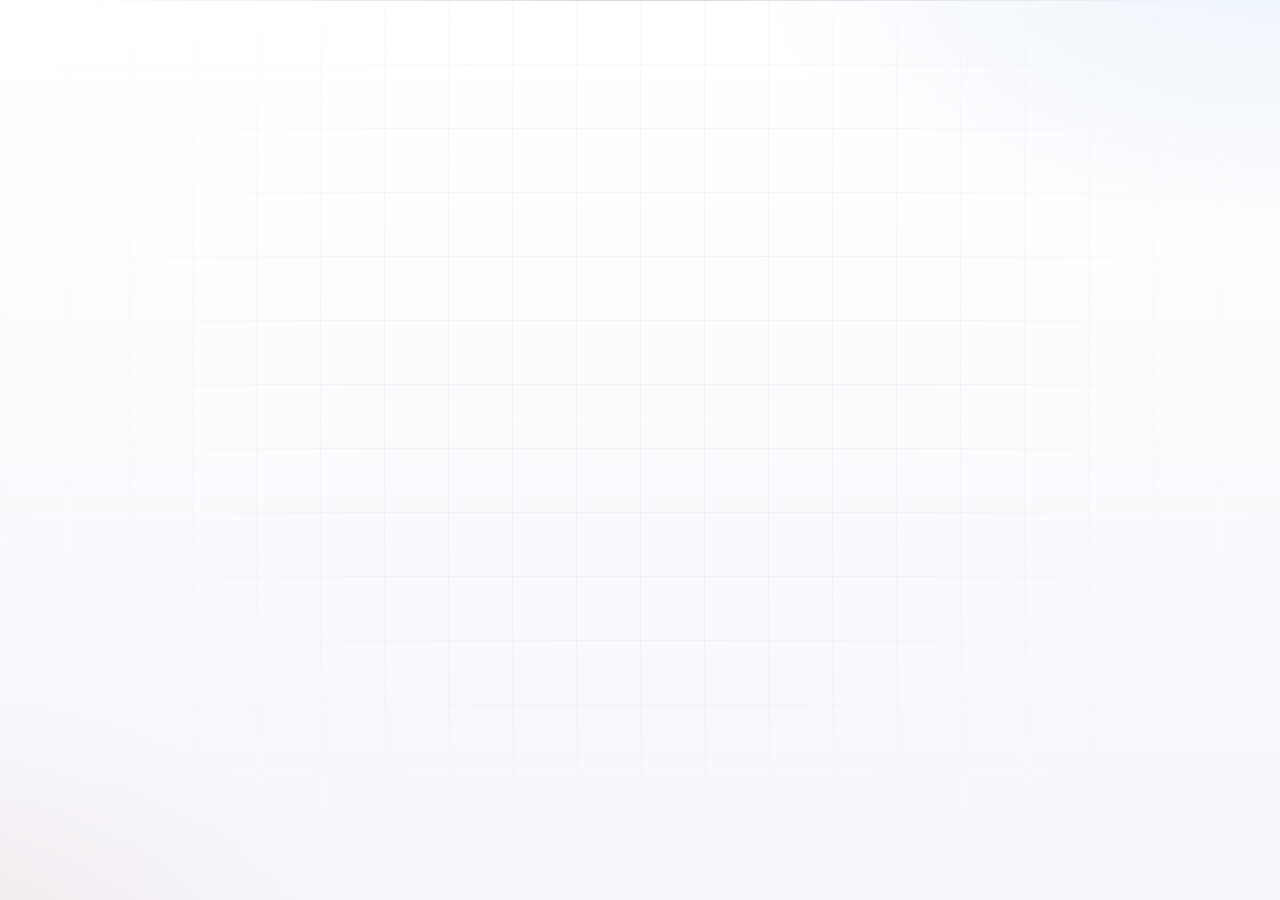
<file: tools/bg.html>
<!DOCTYPE html>
<html><head><meta charset="utf-8"><style>
  html,body{margin:0;width:1280px;height:720px;overflow:hidden;background:#f7f9fc}
  .bg{position:absolute;inset:0;
    background:
      radial-gradient(900px 520px at 100% -10%, rgba(10,110,209,.09), transparent 62%),
      radial-gradient(760px 480px at -8% 108%, rgba(200,30,43,.08), transparent 60%),
      linear-gradient(180deg,#ffffff 0%,#f5f7fb 100%);
  }
  .bg::before{content:"";position:absolute;inset:0;
    background-image:linear-gradient(rgba(15,23,42,.035) 1px,transparent 1px),linear-gradient(90deg,rgba(15,23,42,.035) 1px,transparent 1px);
    background-size:64px 64px;
    -webkit-mask-image:radial-gradient(ellipse at 50% 40%,#000 30%,transparent 78%);
    mask-image:radial-gradient(ellipse at 50% 40%,#000 30%,transparent 78%);
  }
  .bg::after{content:"";position:absolute;top:0;left:64px;right:64px;height:1px;
    background:linear-gradient(90deg,transparent,rgba(15,23,42,.14),transparent)}
  body.cover .bg{
    background:
      radial-gradient(1000px 700px at 78% 8%, rgba(10,110,209,.12), transparent 58%),
      radial-gradient(900px 700px at 4% 96%, rgba(200,30,43,.12), transparent 58%),
      #f7f9fc;
  }
  body.divider .bg{
    background:
      radial-gradient(800px 600px at 82% 20%, rgba(10,110,209,.10), transparent 60%),
      radial-gradient(900px 700px at 12% 88%, rgba(200,30,43,.12), transparent 58%),
      #f8fafc;
  }
</style></head><body>
<div class="bg"></div>
<script>if(location.search.indexOf('cover')>=0)document.body.className='cover';if(location.search.indexOf('divider')>=0)document.body.className='divider';</script>
</body></html>
</file>
<file: styles.css>
/* ============================================================
   UUI × Meta — Web Presentation
   Design system & slide layouts
   ============================================================ */

:root {
  --bg: #f7f9fc;
  --ink: #eef2f8;
  --panel: #ffffff;
  --panel-strong: #ffffff;
  --line: rgba(15, 23, 42, 0.10);
  --line-strong: rgba(15, 23, 42, 0.18);
  --text: #0d1526;
  --muted: #4a5a75;
  --muted-2: #6b7a92;
  --red: #c81e2b;
  --red-bright: #c81e2b;
  --red-deep: #8d0f1c;
  --blue: #0a6ed1;
  --blue-bright: #0a63c9;
  --cyan: #0e7f9e;
  --green: #128c4a;
  --amber: #b45309;
  --radius: 18px;
  --shadow: 0 30px 80px -30px rgba(15, 23, 42, 0.24);
  --font: "Inter", "SF Pro Display", -apple-system, BlinkMacSystemFont,
    "Segoe UI", Roboto, "Helvetica Neue", Arial, sans-serif;
}

* { box-sizing: border-box; }

html, body {
  margin: 0;
  height: 100%;
  background: #eef1f6;
  color: var(--text);
  font-family: var(--font);
  -webkit-font-smoothing: antialiased;
  overflow: hidden;
}

button, input { font-family: inherit; }

/* ---------- stage / scaling ---------- */

#stage {
  position: fixed;
  left: 50%;
  top: 50%;
  width: 1280px;
  height: 720px;
  transform-origin: center center;
  transition: left 0.35s cubic-bezier(0.16, 0.8, 0.24, 1), transform 0.35s cubic-bezier(0.16, 0.8, 0.24, 1);
  background: var(--bg);
  overflow: hidden;
  box-shadow: 0 0 0 1px rgba(15, 23, 42, 0.06),
    0 60px 160px -40px rgba(15, 23, 42, 0.30);
}

/* ---------- slide base ---------- */

.slide {
  position: absolute;
  inset: 0;
  padding: 46px 64px 52px;
  display: flex;
  flex-direction: column;
  opacity: 0;
  visibility: hidden;
  transform: translateY(18px);
  transition: opacity 0.5s ease, transform 0.7s cubic-bezier(0.16, 0.8, 0.24, 1);
  overflow: hidden;
  background:
    radial-gradient(900px 520px at 100% -10%, rgba(10, 110, 209, 0.09), transparent 62%),
    radial-gradient(760px 480px at -8% 108%, rgba(200, 30, 43, 0.08), transparent 60%),
    linear-gradient(180deg, #ffffff 0%, #f5f7fb 100%);
}

.slide::before {
  content: "";
  position: absolute;
  inset: 0;
  background-image:
    linear-gradient(rgba(15, 23, 42, 0.035) 1px, transparent 1px),
    linear-gradient(90deg, rgba(15, 23, 42, 0.035) 1px, transparent 1px);
  background-size: 64px 64px;
  mask-image: radial-gradient(ellipse at 50% 40%, #000 30%, transparent 78%);
  pointer-events: none;
}

.slide::after {
  content: "";
  position: absolute;
  top: 0;
  left: 64px;
  right: 64px;
  height: 1px;
  background: linear-gradient(90deg, transparent, rgba(15, 23, 42, 0.14), transparent);
}

.slide.active {
  opacity: 1;
  visibility: visible;
  transform: none;
  z-index: 2;
}

.slide.leaving {
  opacity: 0;
  visibility: hidden;
  transform: translateY(-14px);
  z-index: 1;
}

/* ---------- typography ---------- */

.eyebrow {
  display: flex;
  align-items: center;
  gap: 10px;
  font-size: 10.5px;
  font-weight: 600;
  letter-spacing: 0.2em;
  text-transform: uppercase;
  color: var(--muted);
}

.eyebrow::before {
  content: "";
  width: 26px;
  height: 2px;
  background: var(--red);
  border-radius: 2px;
}

.eyebrow.blue::before { background: var(--blue); }

h1, h2, h3, h4, p, ul, ol, figure { margin: 0; }

h2.title {
  font-size: 40px;
  line-height: 1.1;
  letter-spacing: -0.025em;
  font-weight: 660;
  margin-top: 12px;
}

h2.title .accent { color: var(--red-bright); }
h2.title .accent-blue { color: var(--blue-bright); }

.lede {
  font-size: 15px;
  line-height: 1.55;
  color: var(--muted);
  max-width: 760px;
  margin-top: 12px;
}

.section-tag {
  position: absolute;
  top: 46px;
  right: 64px;
  font-size: 10px;
  letter-spacing: 0.16em;
  text-transform: uppercase;
  color: var(--muted-2);
  border: 1px solid var(--line);
  padding: 6px 10px;
  border-radius: 100px;
}

.footer {
  position: absolute;
  left: 64px;
  right: 64px;
  bottom: 22px;
  display: flex;
  justify-content: space-between;
  align-items: center;
  font-size: 9.5px;
  letter-spacing: 0.14em;
  text-transform: uppercase;
  color: rgba(15, 23, 42, 0.45);
}

.footer .fnum { color: rgba(15, 23, 42, 0.60); font-variant-numeric: tabular-nums; }

.content {
  flex: 1;
  min-height: 0;
  display: flex;
  flex-direction: column;
  justify-content: center;
  gap: 22px;
  position: relative;
  z-index: 2;
}

/* ---------- grid helpers ---------- */

.grid { display: grid; gap: 16px; }
.grid-2 { grid-template-columns: repeat(2, 1fr); }
.grid-3 { grid-template-columns: repeat(3, 1fr); }
.grid-4 { grid-template-columns: repeat(4, 1fr); }
.grid-5 { grid-template-columns: repeat(5, 1fr); }
.split { display: grid; grid-template-columns: 1.05fr 0.95fr; gap: 34px; align-items: center; }
.split.wide-left { grid-template-columns: 1.25fr 0.75fr; }
.split.wide-right { grid-template-columns: 0.8fr 1.2fr; }

/* ---------- cards ---------- */

.card {
  position: relative;
  background: linear-gradient(160deg, #ffffff, #f8fafc);
  border: 1px solid var(--line);
  border-radius: var(--radius);
  padding: 20px 22px;
  overflow: hidden;
}

.card.tight { padding: 16px 18px; }
.card.flat { background: #ffffff; }

.card.red {
  background: linear-gradient(150deg, rgba(200, 30, 43, 0.10), rgba(200, 30, 43, 0.02));
  border-color: rgba(200, 30, 43, 0.28);
}

.card.blue {
  background: linear-gradient(150deg, rgba(10, 110, 209, 0.10), rgba(10, 110, 209, 0.02));
  border-color: rgba(10, 110, 209, 0.28);
}

.card h3 {
  font-size: 15.5px;
  font-weight: 620;
  letter-spacing: -0.01em;
  line-height: 1.25;
}

.card h4 {
  font-size: 11px;
  text-transform: uppercase;
  letter-spacing: 0.14em;
  color: var(--muted-2);
  font-weight: 600;
}

.card p {
  font-size: 12.5px;
  line-height: 1.55;
  color: var(--muted);
  margin-top: 7px;
}

.card .num-badge {
  display: inline-flex;
  align-items: center;
  justify-content: center;
  width: 30px;
  height: 30px;
  border-radius: 9px;
  background: rgba(15, 23, 42, 0.05);
  border: 1px solid var(--line);
  font-size: 12px;
  font-weight: 700;
  color: var(--text);
  margin-bottom: 12px;
}

.card.red .num-badge { background: var(--red); border-color: transparent; }

/* hover lift for interactive feel */
.card { transition: transform 0.25s ease, border-color 0.25s ease; }

/* ---------- metrics ---------- */

.metrics { display: grid; grid-template-columns: repeat(3, 1fr); gap: 0; }
.metrics .metric {
  padding: 4px 26px;
  border-left: 1px solid var(--line);
}
.metrics .metric:first-child { border-left: 0; padding-left: 0; }

.metric .num {
  font-size: 52px;
  line-height: 1;
  font-weight: 680;
  letter-spacing: -0.04em;
  font-variant-numeric: tabular-nums;
  background: linear-gradient(180deg, #0d1526 20%, #57657c 100%);
  -webkit-background-clip: text;
  background-clip: text;
  color: transparent;
}

.metric .num .unit {
  font-size: 20px;
  letter-spacing: -0.01em;
  margin-left: 2px;
  -webkit-text-fill-color: var(--muted);
}

.metric .lbl {
  font-size: 10.5px;
  letter-spacing: 0.13em;
  text-transform: uppercase;
  color: var(--muted-2);
  margin-top: 9px;
  line-height: 1.4;
}

.metric.red .num {
  background: linear-gradient(180deg, #e0404d 0%, #a80f1c 100%);
  -webkit-background-clip: text;
  background-clip: text;
}
.metric.blue .num {
  background: linear-gradient(180deg, #2b8ce0 0%, #0a5fc0 100%);
  -webkit-background-clip: text;
  background-clip: text;
}

/* ---------- pills / tags ---------- */

.pill {
  display: inline-flex;
  align-items: center;
  gap: 7px;
  font-size: 10.5px;
  font-weight: 600;
  letter-spacing: 0.03em;
  padding: 5px 10px;
  border-radius: 100px;
  border: 1px solid var(--line);
  color: var(--muted);
  background: #ffffff;
  white-space: nowrap;
}

.pill.red { color: #a51221; border-color: rgba(200, 30, 43, 0.28); background: rgba(200, 30, 43, 0.07); }
.pill.blue { color: #0a5eb8; border-color: rgba(10, 110, 209, 0.28); background: rgba(10, 110, 209, 0.07); }
.pill.green { color: #0c7a3e; border-color: rgba(18, 140, 74, 0.28); background: rgba(18, 140, 74, 0.07); }
.pill.amber { color: #8a5a00; border-color: rgba(180, 83, 9, 0.28); background: rgba(180, 83, 9, 0.07); }

.dot {
  width: 6px;
  height: 6px;
  border-radius: 50%;
  background: currentColor;
  box-shadow: 0 0 10px currentColor;
}

/* ---------- tables ---------- */

table.tbl {
  width: 100%;
  border-collapse: collapse;
  font-size: 12.5px;
}

table.tbl th {
  text-align: left;
  font-size: 9.5px;
  text-transform: uppercase;
  letter-spacing: 0.13em;
  color: var(--muted-2);
  font-weight: 600;
  padding: 0 12px 9px;
  border-bottom: 1px solid var(--line-strong);
}

table.tbl td {
  padding: 10px 12px;
  border-bottom: 1px solid rgba(15, 23, 42, 0.07);
  color: var(--muted);
  vertical-align: middle;
  line-height: 1.4;
}

table.tbl tr:last-child td { border-bottom: 0; }
table.tbl td strong { color: var(--text); font-weight: 600; }
table.tbl td.num { font-variant-numeric: tabular-nums; color: var(--text); white-space: nowrap; }
table.tbl tr.hl td { background: rgba(200, 30, 43, 0.07); }
table.tbl tr.hl td:first-child { border-radius: 10px 0 0 10px; }
table.tbl tr.hl td:last-child { border-radius: 0 10px 10px 0; }

/* ---------- steps ---------- */

.steps { display: grid; grid-template-columns: repeat(5, 1fr); gap: 10px; }

.step {
  position: relative;
  padding: 15px 14px 14px;
  border-radius: 14px;
  border: 1px solid var(--line);
  background: linear-gradient(170deg, #ffffff, #f8fafc);
  min-height: 108px;
}

.step .n {
  display: flex;
  align-items: baseline;
  gap: 8px;
  font-size: 22px;
  font-weight: 700;
  letter-spacing: -0.03em;
  color: rgba(15, 23, 42, 0.24);
  font-variant-numeric: tabular-nums;
}

.step .n::after {
  content: "";
  flex: 1;
  height: 1px;
  background: linear-gradient(90deg, rgba(15, 23, 42, 0.18), transparent);
  transform: translateY(-4px);
}

.step h3 { font-size: 12.5px; line-height: 1.3; margin-top: 8px; font-weight: 620; }
.step p { font-size: 10.5px; color: var(--muted-2); line-height: 1.45; margin-top: 5px; }

/* ---------- numbered list ---------- */

.nlist { display: flex; flex-direction: column; gap: 10px; }

.nlist .row {
  display: flex;
  gap: 14px;
  align-items: flex-start;
  padding: 12px 14px;
  border-radius: 12px;
  border: 1px solid var(--line);
  background: rgba(15, 23, 42, 0.025);
}

.nlist .row .idx {
  flex: 0 0 24px;
  height: 24px;
  border-radius: 7px;
  display: grid;
  place-items: center;
  font-size: 10.5px;
  font-weight: 700;
  background: rgba(206, 32, 32, 0.9);
  color: #fff;
}

.nlist .row .txt strong { display: block; font-size: 12.5px; font-weight: 620; }
.nlist .row .txt > span { display: block; font-size: 11px; color: var(--muted); line-height: 1.45; margin-top: 3px; }

/* ---------- checklist ---------- */

.checks { display: grid; gap: 9px; }

.checks .chk {
  display: flex;
  gap: 10px;
  align-items: flex-start;
  font-size: 12px;
  color: var(--muted);
  line-height: 1.4;
}

.checks .chk::before {
  content: "";
  flex: 0 0 16px;
  height: 16px;
  margin-top: 1px;
  border-radius: 5px;
  background: rgba(18, 140, 74, 0.10) url("data:image/svg+xml,%3Csvg xmlns='http://www.w3.org/2000/svg' width='16' height='16' viewBox='0 0 16 16'%3E%3Cpath d='M4 8.4l2.6 2.6L12 5.5' fill='none' stroke='%23128c4a' stroke-width='2' stroke-linecap='round' stroke-linejoin='round'/%3E%3C/svg%3E") center/12px no-repeat;
  border: 1px solid rgba(18, 140, 74, 0.30);
}

.checks .chk strong { color: var(--text); font-weight: 600; }

/* ---------- section divider ---------- */

.slide.divider {
  padding: 0;
  justify-content: center;
  background:
    radial-gradient(800px 600px at 82% 20%, rgba(10, 110, 209, 0.10), transparent 60%),
    radial-gradient(900px 700px at 12% 88%, rgba(200, 30, 43, 0.12), transparent 58%),
    #f8fafc;
}

.divider .wrap {
  position: relative;
  z-index: 2;
  padding: 0 96px;
  display: grid;
  grid-template-columns: 300px 1fr;
  gap: 56px;
  align-items: center;
}

.divider .bignum {
  font-size: 240px;
  line-height: 0.82;
  font-weight: 760;
  letter-spacing: -0.06em;
  color: transparent;
  -webkit-text-stroke: 1.5px rgba(15, 23, 42, 0.22);
  font-variant-numeric: tabular-nums;
  position: relative;
}

.divider .bignum::after {
  content: "";
  position: absolute;
  left: 6px;
  bottom: -34px;
  width: 90px;
  height: 3px;
  background: linear-gradient(90deg, var(--red), transparent);
}

.divider h2 {
  font-size: 62px;
  line-height: 1.02;
  letter-spacing: -0.035em;
  font-weight: 680;
}

.divider h2 em {
  font-style: normal;
  color: var(--red-bright);
}

.divider .sub {
  margin-top: 20px;
  font-size: 17px;
  line-height: 1.5;
  color: var(--muted);
  max-width: 560px;
}

.divider .kicker {
  font-size: 10.5px;
  letter-spacing: 0.24em;
  text-transform: uppercase;
  color: var(--red-bright);
  margin-bottom: 16px;
}

/* ---------- cover ---------- */

.cover {
  padding: 0;
  background:
    radial-gradient(1000px 700px at 78% 8%, rgba(10, 110, 209, 0.12), transparent 58%),
    radial-gradient(900px 700px at 4% 96%, rgba(200, 30, 43, 0.12), transparent 58%),
    #f7f9fc;
}

.cover .inner {
  position: relative;
  z-index: 2;
  height: 100%;
  padding: 54px 64px 46px;
  display: flex;
  flex-direction: column;
}

.cover .top {
  display: flex;
  justify-content: space-between;
  align-items: center;
}

.cover .brandline {
  display: flex;
  align-items: center;
  gap: 18px;
}

.cover .brandline img.uui { height: 50px; width: auto; }
.cover .brandline .divider-x {
  width: 1px;
  height: 30px;
  background: rgba(15, 23, 42, 0.18);
}
.cover .brandline img.meta { height: 22px; width: auto; opacity: 0.95; }

.cover .badge {
  font-size: 9.5px;
  letter-spacing: 0.18em;
  text-transform: uppercase;
  color: var(--muted);
  border: 1px solid var(--line);
  border-radius: 100px;
  padding: 7px 13px;
  background: rgba(15, 23, 42, 0.03);
}

.cover .main {
  flex: 1;
  display: flex;
  flex-direction: column;
  justify-content: center;
  padding-bottom: 14px;
}

.cover .kicker {
  display: flex;
  align-items: center;
  gap: 12px;
  font-size: 10.5px;
  letter-spacing: 0.22em;
  text-transform: uppercase;
  color: var(--red-bright);
  margin-bottom: 24px;
}

.cover .kicker .line { width: 42px; height: 2px; background: var(--red); }

.cover h1 {
  font-size: 82px;
  line-height: 0.98;
  letter-spacing: -0.045em;
  font-weight: 700;
}

.cover h1 .grad {
  background: linear-gradient(100deg, #0d1526 10%, #26364f 55%, #0a6ed1 100%);
  -webkit-background-clip: text;
  background-clip: text;
  color: transparent;
}

.cover h1 .outline {
  color: transparent;
  -webkit-text-stroke: 1.5px rgba(15, 23, 42, 0.42);
}

.cover .sub {
  margin-top: 22px;
  font-size: 16px;
  line-height: 1.55;
  color: var(--muted);
  max-width: 720px;
}

.cover .bottom {
  display: flex;
  justify-content: space-between;
  align-items: flex-end;
  border-top: 1px solid var(--line);
  padding-top: 20px;
}

.cover .meta-info {
  display: flex;
  gap: 34px;
}

.cover .meta-info .ci { display: flex; flex-direction: column; gap: 5px; }
.cover .meta-info .ci .k { font-size: 9px; letter-spacing: 0.16em; text-transform: uppercase; color: var(--muted-2); }
.cover .meta-info .ci .v { font-size: 13px; font-weight: 600; letter-spacing: 0.01em; }

.cover .prepared { text-align: right; font-size: 10.5px; color: var(--muted-2); line-height: 1.6; }
.cover .prepared strong { color: var(--muted); font-weight: 600; }

/* ---------- cover decorative ---------- */

.cover .rings {
  position: absolute;
  right: -160px;
  top: 50%;
  transform: translateY(-50%);
  width: 720px;
  height: 720px;
  border-radius: 50%;
  border: 1px solid rgba(15, 23, 42, 0.07);
  z-index: 1;
}
.cover .rings::before,
.cover .rings::after {
  content: "";
  position: absolute;
  border-radius: 50%;
  border: 1px solid rgba(15, 23, 42, 0.055);
}
.cover .rings::before { inset: 90px; }
.cover .rings::after { inset: 180px; }

.cover .orb {
  position: absolute;
  right: 120px;
  top: 200px;
  width: 240px;
  height: 240px;
  border-radius: 50%;
  background: radial-gradient(circle at 35% 30%, rgba(255, 92, 105, 0.22), rgba(200, 30, 43, 0.06) 45%, transparent 70%);
  filter: blur(6px);
  z-index: 1;
}

/* ---------- chart ---------- */

.chart-wrap { position: relative; }
.chart-wrap svg { display: block; width: 100%; height: auto; overflow: visible; }

.chart-legend { display: flex; gap: 18px; flex-wrap: wrap; }
.chart-legend .li { display: flex; align-items: center; gap: 7px; font-size: 10.5px; color: var(--muted); }
.chart-legend .sw { width: 9px; height: 9px; border-radius: 3px; }

/* allocation bars */
.alloc { display: flex; flex-direction: column; gap: 16px; }
.alloc .row { display: grid; grid-template-columns: 132px 1fr 74px; align-items: center; gap: 14px; }
.alloc .name { display: flex; align-items: center; gap: 9px; font-size: 12px; font-weight: 600; color: var(--text); }
.alloc .name .sq { width: 9px; height: 9px; border-radius: 3px; }
.alloc .track { height: 10px; border-radius: 100px; background: rgba(15, 23, 42, 0.07); overflow: hidden; }
.alloc .fill {
  height: 100%;
  width: 0;
  border-radius: 100px;
  transition: width 1.1s cubic-bezier(0.16, 0.8, 0.24, 1);
}
.slide.active .alloc .fill { width: var(--w); }
.alloc .val { text-align: right; font-size: 12px; font-variant-numeric: tabular-nums; color: var(--text); font-weight: 600; }
.alloc .val small { color: var(--muted-2); font-weight: 400; }

/* donut */
.donut {
  width: 180px;
  height: 180px;
  border-radius: 50%;
  background: conic-gradient(var(--red) 0 70%, var(--blue) 70% 100%);
  position: relative;
  display: grid;
  place-items: center;
}
.donut::after {
  content: "";
  position: absolute;
  inset: 26px;
  border-radius: 50%;
  background: #ffffff;
}
.donut .mid {
  position: relative;
  z-index: 2;
  text-align: center;
}
.donut .mid .n { font-size: 26px; font-weight: 700; letter-spacing: -0.03em; }
.donut .mid .l { font-size: 7.5px; letter-spacing: 0.06em; text-transform: uppercase; color: var(--muted-2); margin-top: 4px; white-space: nowrap; }

/* funnel */
.funnel { display: flex; flex-direction: column; gap: 7px; align-items: center; }
.funnel .stage {
  height: 44px;
  border-radius: 9px;
  display: flex;
  align-items: center;
  justify-content: space-between;
  padding: 0 16px;
  color: var(--text);
  font-size: 11.5px;
  font-weight: 600;
  border: 1px solid var(--line);
}
.funnel .stage small { font-weight: 400; opacity: 0.65; font-size: 10px; }

/* phone mock */
.phone {
  width: 206px;
  height: 408px;
  border-radius: 30px;
  background: #0b0f19;
  border: 1px solid rgba(255, 255, 255, 0.16);
  box-shadow: 0 30px 60px -20px rgba(0, 0, 0, 0.8), inset 0 0 0 5px #05070c;
  padding: 9px;
  position: relative;
}
.phone .screen {
  width: 100%;
  height: 100%;
  border-radius: 22px;
  overflow: hidden;
  position: relative;
  background: linear-gradient(180deg, #17233a, #0a0e18);
}
.phone .notch {
  position: absolute;
  top: 9px;
  left: 50%;
  transform: translateX(-50%);
  width: 62px;
  height: 16px;
  background: #05070c;
  border-radius: 100px;
  z-index: 3;
}
.phone .video {
  position: absolute;
  inset: 0;
  background:
    radial-gradient(120px 120px at 70% 28%, rgba(255, 194, 75, 0.35), transparent 70%),
    linear-gradient(160deg, #3a1220 0%, #1b2033 55%, #0d1220 100%);
}
.phone .ui-top {
  position: absolute;
  top: 26px;
  left: 12px;
  right: 12px;
  display: flex;
  justify-content: space-between;
  font-size: 8px;
  color: rgba(255, 255, 255, 0.65);
  z-index: 2;
}
.phone .caption {
  position: absolute;
  left: 12px;
  right: 12px;
  bottom: 52px;
  z-index: 2;
  font-size: 9px;
  line-height: 1.45;
  color: rgba(255, 255, 255, 0.9);
}
.phone .caption b { font-size: 10px; }
.phone .actions {
  position: absolute;
  right: 10px;
  bottom: 52px;
  display: flex;
  flex-direction: column;
  gap: 10px;
  z-index: 2;
  align-items: center;
  font-size: 6px;
  color: rgba(255, 255, 255, 0.7);
}
.phone .actsq { width: 16px; height: 16px; border-radius: 5px; background: rgba(255, 255, 255, 0.12); border: 1px solid rgba(255, 255, 255, 0.18); }
.phone .safe { position: absolute; left: 50%; bottom: 6px; width: 60px; height: 3px; border-radius: 3px; background: rgba(255, 255, 255, 0.3); transform: translateX(-50%); z-index: 3; }

/* timeline (horizontal) */
.tl { display: grid; grid-template-columns: repeat(4, 1fr); gap: 14px; position: relative; }
.tl .col { position: relative; padding-top: 26px; }
.tl .col::before {
  content: "";
  position: absolute;
  top: 7px;
  left: 0;
  right: -14px;
  height: 1px;
  background: var(--line-strong);
}
.tl .col:last-child::before { right: 0; }
.tl .col::after {
  content: "";
  position: absolute;
  top: 3px;
  left: 0;
  width: 9px;
  height: 9px;
  border-radius: 50%;
  background: var(--red);
  box-shadow: 0 0 0 4px rgba(206, 32, 32, 0.18);
}
.tl .col.blue::after { background: var(--blue); box-shadow: 0 0 0 4px rgba(10, 124, 255, 0.18); }
.tl .col .when { font-size: 9.5px; letter-spacing: 0.14em; text-transform: uppercase; color: var(--muted-2); }
.tl .col h3 { font-size: 14px; margin-top: 6px; }
.tl .col p { font-size: 11px; color: var(--muted); line-height: 1.5; margin-top: 6px; }

/* quote */
.quote {
  font-size: 24px;
  line-height: 1.35;
  letter-spacing: -0.02em;
  font-weight: 500;
  color: var(--text);
}
.quote .hl { color: var(--red-bright); }

/* misc */
.hr { height: 1px; background: var(--line); }
.mt-8 { margin-top: 8px; }
.mt-14 { margin-top: 14px; }
.mt-20 { margin-top: 20px; }
.muted { color: var(--muted); }
.tiny { font-size: 10px; color: var(--muted-2); line-height: 1.5; }
.mono { font-family: ui-monospace, SFMono-Regular, Menlo, monospace; }
.center { text-align: center; }
.right { text-align: right; }

.note-inline {
  display: flex;
  gap: 10px;
  align-items: flex-start;
  font-size: 11px;
  color: var(--muted-2);
  line-height: 1.5;
  padding: 10px 12px;
  border-radius: 10px;
  background: rgba(180, 83, 9, 0.08);
  border: 1px solid rgba(180, 83, 9, 0.22);
}
.note-inline .ic { color: var(--amber); font-weight: 700; }

/* ---------- backdrop for closing ---------- */

.slide.closing {
  background:
    radial-gradient(900px 600px at 70% 0%, rgba(10, 110, 209, 0.10), transparent 58%),
    radial-gradient(900px 700px at 10% 100%, rgba(200, 30, 43, 0.12), transparent 55%),
    #f7f9fc;
}

/* ============================================================
   UI chrome
   ============================================================ */

.ui { position: fixed; inset: 0; pointer-events: none; z-index: 50; }

.ui .progress {
  position: absolute;
  top: 0;
  left: 0;
  height: 2px;
  background: linear-gradient(90deg, var(--red), var(--red-bright) 45%, var(--blue) 100%);
  width: 0;
  transition: width 0.45s ease;
  box-shadow: 0 0 12px rgba(200, 30, 43, 0.35);
}

.ui .controls {
  position: absolute;
  right: 12px;
  top: 50%;
  transform: translateY(-50%);
  display: flex;
  flex-direction: column;
  align-items: center;
  gap: 6px;
  pointer-events: auto;
  padding: 9px 6px;
  border-radius: 14px;
  background: rgba(255, 255, 255, 0.78);
  border: 1px solid rgba(15, 23, 42, 0.10);
  backdrop-filter: blur(10px);
  box-shadow: 0 10px 30px -14px rgba(15, 23, 42, 0.25);
}

.ui .controls .counter {
  font-size: 8.5px;
  letter-spacing: 0.04em;
  color: rgba(15, 23, 42, 0.55);
  font-variant-numeric: tabular-nums;
  margin-bottom: 3px;
  writing-mode: vertical-rl;
  transform: rotate(180deg);
}

.ui button {
  width: 26px;
  height: 26px;
  border-radius: 7px;
  border: 1px solid rgba(15, 23, 42, 0.12);
  background: rgba(255, 255, 255, 0.82);
  color: rgba(15, 23, 42, 0.70);
  display: grid;
  place-items: center;
  cursor: pointer;
  transition: all 0.2s ease;
  padding: 0;
}

.ui button:hover { background: rgba(15, 23, 42, 0.08); color: var(--text); border-color: rgba(15, 23, 42, 0.24); }
.ui button svg { width: 12px; height: 12px; }

.ui.idle { opacity: 0.5; transition: opacity 0.6s; }

/* notes drawer */
.notes {
  position: fixed;
  right: 0;
  top: 0;
  bottom: 0;
  width: 340px;
  background: #ffffff;
  border-left: 1px solid rgba(15, 23, 42, 0.10);
  z-index: 60;
  transform: translateX(100%);
  transition: transform 0.35s cubic-bezier(0.16, 0.8, 0.24, 1);
  padding: 26px 24px;
  overflow-y: auto;
  box-shadow: -30px 0 80px rgba(15, 23, 42, 0.18);
}
.notes.open { transform: none; }
.notes h4 { font-size: 9px; letter-spacing: 0.2em; text-transform: uppercase; color: var(--red-bright); margin-bottom: 6px; }
.notes .nslide { font-size: 11px; color: var(--muted-2); margin-bottom: 18px; }
.notes p { font-size: 12.5px; line-height: 1.6; color: var(--muted); margin-bottom: 12px; }
.notes .close { position: absolute; top: 18px; right: 18px; cursor: pointer; color: var(--muted-2); background: none; border: 0; font-size: 18px; }

/* overview */
.overview {
  position: fixed;
  inset: 0;
  background: rgba(247, 249, 252, 0.97);
  backdrop-filter: blur(14px);
  z-index: 70;
  padding: 40px 48px 44px;
  overflow-y: auto;
  display: none;
}
.overview.open { display: block; }
.overview .ov-head { display: flex; justify-content: space-between; align-items: baseline; margin-bottom: 20px; }
.overview .ov-head h3 { font-size: 18px; font-weight: 600; letter-spacing: -0.01em; }
.overview .ov-head span { font-size: 10px; color: var(--muted-2); letter-spacing: 0.08em; }
.overview .ov-grid { display: grid; grid-template-columns: repeat(6, 1fr); gap: 10px; }
.overview .ov-item {
  text-align: left;
  background: #ffffff;
  border: 1px solid rgba(15, 23, 42, 0.10);
  border-radius: 9px;
  padding: 10px 11px 11px;
  cursor: pointer;
  color: var(--text);
  transition: all 0.2s ease;
  min-height: 72px;
  display: flex;
  flex-direction: column;
  gap: 7px;
}
.overview .ov-item:hover { border-color: rgba(15, 23, 42, 0.28); background: #f2f5fa; transform: translateY(-2px); }
.overview .ov-item.current { border-color: var(--red); box-shadow: 0 0 0 1px var(--red) inset; }
.overview .ov-item .n { font-size: 9px; color: var(--muted-2); letter-spacing: 0.1em; font-variant-numeric: tabular-nums; }
.overview .ov-item .t { font-size: 10.5px; font-weight: 550; line-height: 1.35; }
.overview .ov-item .s { font-size: 7.5px; color: var(--red-bright); letter-spacing: 0.08em; text-transform: uppercase; margin-top: auto; }

/* toast */
.toast {
  position: fixed;
  left: 50%;
  top: 18px;
  transform: translate(-50%, -16px);
  background: rgba(255, 255, 255, 0.97);
  border: 1px solid rgba(15, 23, 42, 0.14);
  color: var(--muted);
  font-size: 11px;
  padding: 9px 16px;
  border-radius: 100px;
  z-index: 80;
  opacity: 0;
  pointer-events: none;
  transition: all 0.4s ease;
  white-space: nowrap;
}
.toast.show { opacity: 1; transform: translate(-50%, 0); }

/* ---------- print / pdf ---------- */

@media print {
  html, body { overflow: visible; background: #fff; height: auto; }
  #stage { position: static; transform: none !important; width: 1280px; height: auto; box-shadow: none; }
  .slide {
    position: relative;
    inset: auto;
    width: 1280px;
    height: 720px;
    opacity: 1 !important;
    visibility: visible !important;
    transform: none !important;
    page-break-after: always;
    break-after: page;
  }
  .ui, .overview, .notes, .toast { display: none !important; }
  .slide .alloc .fill { width: var(--w) !important; }
  @page { size: 1280px 720px; margin: 0; }
}

@media (prefers-reduced-motion: reduce) {
  * { transition-duration: 0.001ms !important; animation-duration: 0.001ms !important; }
}

/* ============================================================
   Slide-specific components
   ============================================================ */

/* platform icons */
.pf-ic {
  width: 42px;
  height: 42px;
  border-radius: 12px;
  display: grid;
  place-items: center;
  position: relative;
  color: #fff;
  box-shadow: inset 0 0 0 1px rgba(255, 255, 255, 0.18);
}
.pf-ic.fb { background: linear-gradient(150deg, #2b8cff, #0866ff); }
.pf-ic.fb::before { content: "f"; font-size: 25px; font-weight: 800; font-family: Georgia, serif; transform: translateY(-1px); }
.pf-ic.ig { background: linear-gradient(150deg, #ffb03a, #e1306c 45%, #7b3ff2); }
.pf-ic.ig::before {
  content: ""; width: 20px; height: 20px; border: 2px solid #fff; border-radius: 6px;
}
.pf-ic.ig::after {
  content: ""; position: absolute; width: 7px; height: 7px; border: 2px solid #fff; border-radius: 50%;
}
.pf-ic.th { background: linear-gradient(150deg, #3a3f4b, #15181f); }
.pf-ic.th::before { content: "@"; font-size: 21px; font-weight: 700; }
.pf-ic.wa { background: linear-gradient(150deg, #4ce07f, #128c4a); }
.pf-ic.wa::before {
  content: "";
  width: 24px;
  height: 24px;
  background: url("data:image/svg+xml,%3Csvg xmlns='http://www.w3.org/2000/svg' viewBox='0 0 24 24' fill='none' stroke='white' stroke-width='1.7' stroke-linecap='round' stroke-linejoin='round'%3E%3Cpath d='M21 11.5a8.5 8.5 0 01-12.6 7.5L3 21l2-5.2A8.5 8.5 0 1121 11.5z'/%3E%3Cpath d='M8.8 7.9c.2-.4.4-.4.6-.4h.5c.2 0 .3.1.4.3l.6 1.4c.1.2 0 .4-.1.5l-.4.4c-.1.2-.2.3 0 .5.3.5.8 1.1 1.4 1.6.6.4 1.1.7 1.4.8.2 0 .3 0 .5-.1l.4-.5c.2-.2.3-.2.5-.1l1.4.7c.2.1.3.2.3.4 0 .2-.1.8-.4 1.1-.3.4-.9.6-1.4.6-.5 0-1.4-.2-2.7-.8-1.7-.8-2.8-2.5-2.9-2.7-.1-.1-.7-1-.7-1.8 0-.9.4-1.3.6-1.5z'/%3E%3C/svg%3E") center/contain no-repeat;
}

/* architecture diagram */
.arch {
  border: 1px solid var(--line);
  border-radius: 16px;
  padding: 16px;
  background: linear-gradient(170deg, #ffffff, #f8fafc);
}
.arch-top {
  border: 1px solid rgba(200, 30, 43, 0.38);
  background: linear-gradient(120deg, rgba(200, 30, 43, 0.10), rgba(200, 30, 43, 0.02));
  border-radius: 11px;
  padding: 10px 14px;
  display: flex;
  align-items: center;
  gap: 12px;
}
.arch-top .arch-label {
  font-size: 8px;
  letter-spacing: 0.15em;
  text-transform: uppercase;
  color: #a51221;
  border-right: 1px solid rgba(15, 23, 42, 0.16);
  padding-right: 12px;
  line-height: 1.3;
  width: 74px;
}
.arch-top strong { font-size: 13px; font-weight: 620; }
.arch-top .arch-sub { margin-left: auto; font-size: 9px; color: var(--muted-2); }
.arch-lines { display: flex; justify-content: space-around; height: 16px; padding: 0 40px; }
.arch-lines i { width: 1px; height: 100%; background: linear-gradient(180deg, rgba(15, 23, 42, 0.22), rgba(15, 23, 42, 0.06)); }
.arch-grid { display: grid; grid-template-columns: repeat(4, 1fr); gap: 7px; }
.arch-cell {
  border: 1px solid var(--line);
  background: #ffffff;
  border-radius: 9px;
  padding: 8px 9px 9px;
  display: flex;
  flex-direction: column;
  gap: 4px;
  min-height: 96px;
}
.arch-cell .ac {
  font-size: 7.5px;
  letter-spacing: 0.13em;
  text-transform: uppercase;
  color: var(--red-bright);
  margin-bottom: 3px;
}
.arch-cell b { font-size: 9px; font-weight: 500; color: var(--muted); line-height: 1.3; }
.arch-cell b.dim { color: var(--muted-2); font-style: italic; }
.arch-bottom {
  margin-top: 10px;
  text-align: center;
  font-size: 8.5px;
  letter-spacing: 0.12em;
  text-transform: uppercase;
  color: var(--muted-2);
  border-top: 1px solid var(--line);
  padding-top: 9px;
}

/* measurement flow */
.flow { display: flex; flex-direction: column; gap: 5px; }
.flow-node {
  border: 1px solid var(--line);
  border-radius: 10px;
  background: #ffffff;
  padding: 9px 13px;
  display: flex;
  align-items: center;
  justify-content: space-between;
  gap: 12px;
}
.flow-node b { font-size: 11px; font-weight: 600; }
.fn-k { font-size: 8px; letter-spacing: 0.14em; text-transform: uppercase; color: var(--muted-2); }
.flow-node.small { justify-content: center; flex-direction: column; gap: 2px; text-align: center; padding: 8px; }
.flow-row { display: grid; grid-template-columns: 1fr 18px 1fr; align-items: center; gap: 4px; }
.flow-plus { text-align: center; font-size: 11px; color: var(--muted-2); }
.flow-arrow { text-align: center; color: rgba(15, 23, 42, 0.28); font-size: 10px; line-height: 1.1; }
.flow-node.accent {
  border-color: rgba(200, 30, 43, 0.38);
  background: linear-gradient(120deg, rgba(200, 30, 43, 0.08), rgba(200, 30, 43, 0.02));
}

/* calculator */
.calc { display: grid; grid-template-columns: repeat(3, 1fr); gap: 9px; margin-top: 14px; }
.calc label { display: flex; flex-direction: column; gap: 5px; font-size: 8.5px; letter-spacing: 0.1em; text-transform: uppercase; color: var(--muted-2); }
.calc input {
  background: #ffffff;
  border: 1px solid var(--line);
  border-radius: 8px;
  color: var(--text);
  padding: 8px 9px;
  font-size: 12.5px;
  font-weight: 600;
  font-variant-numeric: tabular-nums;
  width: 100%;
  outline: none;
  transition: border-color 0.2s;
}
.calc input:focus { border-color: rgba(200, 30, 43, 0.55); }
.calc-out {
  display: grid;
  grid-template-columns: repeat(3, 1fr);
  gap: 8px;
  margin-top: 14px;
  padding-top: 13px;
  border-top: 1px solid var(--line);
}
.co-n { font-size: 21px; font-weight: 700; letter-spacing: -0.03em; font-variant-numeric: tabular-nums; }
.co-l { font-size: 8.5px; color: var(--muted-2); margin-top: 2px; }
.calc-badge {
  margin-top: 12px;
  font-size: 9.5px;
  padding: 7px 10px;
  border-radius: 8px;
  background: rgba(180, 83, 9, 0.08);
  border: 1px solid rgba(180, 83, 9, 0.22);
  color: #8a5a00;
}

/* KPI numbers */
.kpi-n { font-size: 23px; font-weight: 700; letter-spacing: -0.03em; margin: 4px 0 2px; font-variant-numeric: tabular-nums; }

/* weekly calendar */
.cal { display: grid; grid-template-columns: repeat(7, 1fr); gap: 8px; }
.cal-day {
  border: 1px solid var(--line);
  border-radius: 12px;
  padding: 12px 11px;
  background: linear-gradient(170deg, #ffffff, #f8fafc);
  min-height: 148px;
  display: flex;
  flex-direction: column;
}
.cal-day .cd { font-size: 8.5px; letter-spacing: 0.15em; text-transform: uppercase; color: var(--red-bright); }
.cal-day h4 { font-size: 12.5px; margin-top: 7px; font-weight: 620; }
.cal-day p { font-size: 10px; color: var(--muted); margin-top: 4px; line-height: 1.4; }
.cal-day .cf { margin-top: auto; font-size: 8.5px; color: var(--muted-2); padding-top: 8px; border-top: 1px solid var(--line); }

/* vertical timeline */
.vtl { display: flex; flex-direction: column; gap: 0; position: relative; }
.vtl .vi { position: relative; padding: 0 0 16px 24px; }
.vtl .vi::before {
  content: "";
  position: absolute;
  left: 4px;
  top: 5px;
  width: 7px;
  height: 7px;
  border-radius: 50%;
  background: var(--red);
  box-shadow: 0 0 0 4px rgba(206, 32, 32, 0.16);
}
.vtl .vi::after {
  content: "";
  position: absolute;
  left: 7px;
  top: 16px;
  bottom: 0;
  width: 1px;
  background: var(--line-strong);
}
.vtl .vi:last-child { padding-bottom: 0; }
.vtl .vi:last-child::after { display: none; }
.vtl .when { font-size: 8.5px; letter-spacing: 0.14em; text-transform: uppercase; color: var(--muted-2); }
.vtl h3 { font-size: 12.5px; margin-top: 3px; }
.vtl p { font-size: 10.5px; color: var(--muted); line-height: 1.45; margin-top: 3px; }

/* metric sizing tweaks */
.metrics.compact .num { font-size: 38px; }
.nlist .row .idx { min-width: 38px; width: auto; padding: 0 7px; font-size: 9.5px; white-space: nowrap; }


body.notes-open .ui .controls { right: 352px; }

/* print-safe text (gradients clip to invisible boxes in some PDF engines) */
@media print {
  .cover h1 .grad {
    background: none !important;
    color: #0d1526 !important;
    -webkit-text-fill-color: #0d1526 !important;
  }
  .metric .num,
  .metric.red .num,
  .metric.blue .num {
    background: none !important;
    color: #0d1526 !important;
    -webkit-text-fill-color: #0d1526 !important;
  }
  .metric.red .num { color: #b31627 !important; -webkit-text-fill-color: #b31627 !important; }
  .metric.blue .num { color: #0a5fc0 !important; -webkit-text-fill-color: #0a5fc0 !important; }
}

@media print {
  #growthChart .line { stroke-dashoffset: 0 !important; stroke-dasharray: none !important; }
  #growthChart .area { opacity: 1 !important; }
}

body.notes-open .ui { opacity: 0; pointer-events: none; transition: opacity 0.25s; }
</file>
